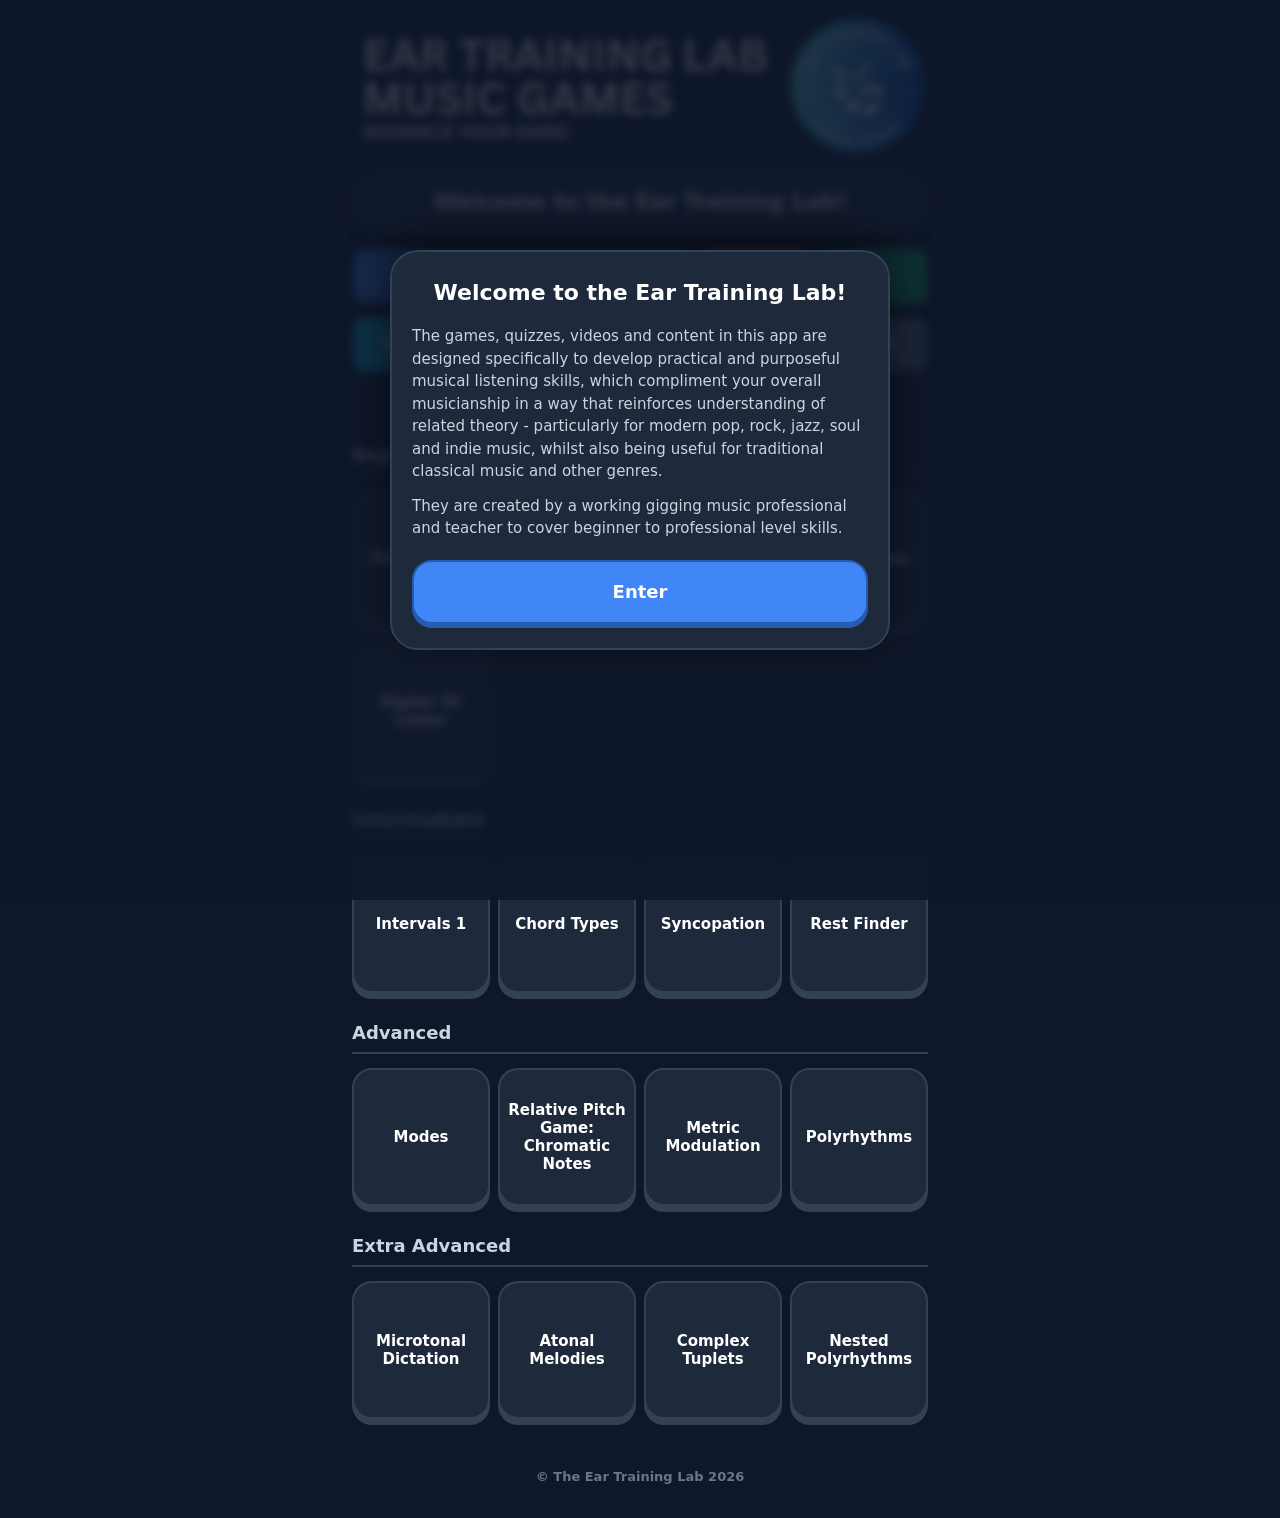
<file: index.html>
<!DOCTYPE html>
<html lang="en">
<head>
  <meta charset="utf-8"/>
  <meta name="viewport" content="width=device-width, initial-scale=1, maximum-scale=1, user-scalable=no"/>
  <meta name="theme-color" content="#0f172a" id="metaThemeColor"/>
  <title>The Ear Training Lab - Home</title>
  <link href="shared/global.css" rel="stylesheet"/>
</head>
<body>
  <div class="app">
    
    <header class="hero">
      <div class="app-titleWrap">
        <img alt="The Ear Training Lab" class="app-titleImg img-dark" src="images/hometitle.png" onerror="this.style.display='none'; document.getElementById('fallbackTitle').classList.remove('hidden');"/>
        <img alt="The Ear Training Lab" class="app-titleImg img-light" src="images/titlelight.png" onerror="this.style.display='none'; document.getElementById('fallbackTitle').classList.remove('hidden');"/>
        <h1 id="fallbackTitle" class="fallback-title hidden">The Ear Training Lab</h1>
      </div>
      
      <div class="welcome-panel">
        <h2 id="welcomeHeading" class="welcome-heading">Welcome to the Ear Training Lab!</h2>
      </div>
    </header>

    <div class="top-actions-row">
      <button id="progressBtn" class="btn primary action-btn progress-btn" type="button" onclick="window.location.href='progress/index.html'">
        Progress & Results!
      </button>
      <button id="settingsBtn" class="btn action-btn btn-orange icon-btn" aria-label="User and Settings" title="Settings">⚙️</button>
      <button id="aboutBtn" class="btn action-btn btn-teal icon-btn" aria-label="About" title="Info">ℹ️</button>
    </div>

    <nav class="nav-row" aria-label="Main Navigation">
      <button class="btn nav-btn tab-btn active" data-target="sec-games">Games</button>
      <button class="btn nav-btn tab-btn" data-target="sec-quizzes">Quizzes</button>
      <button class="btn nav-btn tab-btn" data-target="sec-videos">Videos</button>
      <button class="btn nav-btn tab-btn" data-target="sec-reading">Reading</button>
      <button class="btn nav-btn tab-btn" data-target="sec-tools">Tools</button>
    </nav>

    <main class="content-container">
      
      <section id="sec-games" class="content-section active">
        <div class="filter-bar">
          <button id="filterBtn" class="btn btn-glass-grey mini-btn" type="button">🔍 Filter</button>
          <button id="sortBtn" class="btn btn-glass-grey mini-btn" type="button">↕️ Sort</button>
        </div>

        <div class="tile-grid" id="gamesGrid">
          <a href="games/pitchmatch/pitchmatchindex.html" class="tile-btn game-tile" data-difficulty="1" data-type="pitch">Pitch Match</a>
          <a href="#" class="tile-btn game-tile" data-difficulty="1" data-type="rhythm">Rhythm Match 1</a>
          <a href="#" class="tile-btn game-tile" data-difficulty="2" data-type="pitch">Major/Minor</a>
          <a href="#" class="tile-btn game-tile" data-difficulty="3" data-type="rhythm">Beat Tapper</a>
          
          <a href="#" class="tile-btn game-tile" data-difficulty="4" data-type="pitch">Intervals 1</a>
          <a href="#" class="tile-btn game-tile" data-difficulty="5" data-type="pitch">Chord Types</a>
          <a href="#" class="tile-btn game-tile" data-difficulty="5" data-type="rhythm">Syncopation</a>
          <a href="#" class="tile-btn game-tile" data-difficulty="6" data-type="rhythm">Rest Finder</a>
          
          <a href="#" class="tile-btn game-tile" data-difficulty="7" data-type="pitch">Modes</a>
          <a href="games/higherOrLower/higherlowerindex.html" class="tile-btn game-tile" data-difficulty="3" data-type="pitch">Higher Or Lower</a>
          <a href="games/relativepitchchromatic/chromaticindex.html" class="tile-btn game-tile" data-difficulty="8" data-type="pitch">Relative Pitch Game: Chromatic Notes</a>
          <a href="#" class="tile-btn game-tile" data-difficulty="8" data-type="rhythm">Metric Modulation</a>
          <a href="#" class="tile-btn game-tile" data-difficulty="9" data-type="rhythm">Polyrhythms</a>
        
          <a href="#" class="tile-btn game-tile" data-difficulty="10" data-type="pitch">Microtonal Dictation</a>
          <a href="#" class="tile-btn game-tile" data-difficulty="10" data-type="pitch">Atonal Melodies</a>
          <a href="#" class="tile-btn game-tile" data-difficulty="10" data-type="rhythm">Complex Tuplets</a>
          <a href="#" class="tile-btn game-tile" data-difficulty="10" data-type="rhythm">Nested Polyrhythms</a>
        </div>
      </section>

      <section id="sec-quizzes" class="content-section hidden">
        <div class="tile-grid">
          <a href="#" class="tile-btn">Quiz 1: Basics</a>
          <a href="#" class="tile-btn">Quiz 2: Clefs</a>
          <a href="#" class="tile-btn">Quiz 3: Time</a>
          <a href="#" class="tile-btn">Quiz 4: Keys</a>
          <a href="#" class="tile-btn">Quiz 5: Scales</a>
          <a href="#" class="tile-btn">Quiz 6: Chords</a>
          <a href="#" class="tile-btn">Quiz 7: Melody</a>
          <a href="#" class="tile-btn">Quiz 8: Rhythm</a>
          <a href="#" class="tile-btn">Quiz 9: Final</a>
        </div>
      </section>

      <section id="sec-videos" class="content-section hidden">
        <div class="tile-grid">
          <a href="#" class="tile-btn">Vid: Pitch</a>
          <a href="#" class="tile-btn">Vid: Rhythm</a>
          <a href="#" class="tile-btn">Vid: Piano</a>
          <a href="#" class="tile-btn">Vid: Guitar</a>
          <a href="#" class="tile-btn">Vid: Vocals</a>
          <a href="#" class="tile-btn">Vid: Theory 1</a>
          <a href="#" class="tile-btn">Vid: Theory 2</a>
          <a href="#" class="tile-btn">Vid: Warmups</a>
          <a href="#" class="tile-btn">Vid: Practice</a>
        </div>
      </section>

      <section id="sec-reading" class="content-section hidden">
        <div class="tile-grid">
          <a href="#" class="tile-btn">Article 1</a>
          <a href="#" class="tile-btn">Article 2</a>
          <a href="#" class="tile-btn">Article 3</a>
          <a href="#" class="tile-btn">Article 4</a>
          <a href="#" class="tile-btn">Article 5</a>
          <a href="#" class="tile-btn">Article 6</a>
          <a href="#" class="tile-btn">Article 7</a>
          <a href="#" class="tile-btn">Article 8</a>
          <a href="#" class="tile-btn">Article 9</a>
        </div>
      </section>

      <section id="sec-tools" class="content-section hidden">
        <div class="tile-grid">
          <a href="#" class="tile-btn">Tool: Metronome</a>
          <a href="#" class="tile-btn">Tool: Tuner</a>
          <a href="#" class="tile-btn">Tool: Piano</a>
        </div>
      </section>
    </main>

    <footer class="app-footer">
      <p>&copy; The Ear Training Lab 2026</p>
    </footer>

    <div aria-labelledby="filterTitle" aria-modal="true" class="modal hidden" id="filterModal" role="dialog">
      <div class="modalCard modalCard-sm">
        <h2 class="modalTitle" id="filterTitle">Filter Games</h2>
        <div class="modalBody text-left">
          
          <div class="settings-group">
            <label class="settings-label">Difficulty</label>
            <div class="checkbox-row">
              <input type="checkbox" id="diff-beg" class="filter-diff" value="beginner" checked>
              <label for="diff-beg">Beginner (1-3)</label>
            </div>
            <div class="checkbox-row">
              <input type="checkbox" id="diff-int" class="filter-diff" value="intermediate" checked>
              <label for="diff-int">Intermediate (4-6)</label>
            </div>
            <div class="checkbox-row">
              <input type="checkbox" id="diff-adv" class="filter-diff" value="advanced" checked>
              <label for="diff-adv">Advanced (7-9)</label>
            </div>
            <div class="checkbox-row">
              <input type="checkbox" id="diff-extra" class="filter-diff" value="extra-advanced" checked>
              <label for="diff-extra">Extra Advanced (10)</label>
            </div>
          </div>

          <div class="settings-group">
            <label class="settings-label">Game Type</label>
            <div class="checkbox-row">
              <input type="checkbox" id="type-pitch" class="filter-type" value="pitch" checked>
              <label for="type-pitch">Pitch Games</label>
            </div>
            <div class="checkbox-row">
              <input type="checkbox" id="type-rhythm" class="filter-type" value="rhythm" checked>
              <label for="type-rhythm">Rhythm Games</label>
            </div>
          </div>

        </div>
        <div class="modalActions">
          <button class="btn btn-large primary btn-block" id="closeFilterBtn" type="button">Done</button>
        </div>
      </div>
    </div>

    <div aria-labelledby="sortTitle" aria-modal="true" class="modal hidden" id="sortModal" role="dialog">
      <div class="modalCard modalCard-sm">
        <h2 class="modalTitle" id="sortTitle">Sort Games</h2>
        <div class="modalBody text-left">
          
          <div class="settings-group">
            <div class="radio-row">
              <input type="radio" id="sort-diff-asc" name="sort-games" value="diff-asc" checked>
              <label for="sort-diff-asc">Difficulty: Beginner to Extra Advanced</label>
            </div>
            <div class="radio-row">
              <input type="radio" id="sort-diff-desc" name="sort-games" value="diff-desc">
              <label for="sort-diff-desc">Difficulty: Extra Advanced to Beginner</label>
            </div>
            <div class="radio-row" style="margin-top: 12px;">
              <input type="radio" id="sort-rhythm-first" name="sort-games" value="rhythm-first">
              <label for="sort-rhythm-first">Type: Rhythm Games First</label>
            </div>
            <div class="radio-row">
              <input type="radio" id="sort-pitch-first" name="sort-games" value="pitch-first">
              <label for="sort-pitch-first">Type: Pitch Games First</label>
            </div>
          </div>

        </div>
        <div class="modalActions">
          <button class="btn btn-large primary btn-block" id="closeSortBtn" type="button">Done</button>
        </div>
      </div>
    </div>

    <div aria-labelledby="welcomeTitle" aria-modal="true" class="modal hidden" id="welcomeModal" role="dialog">
      <div class="modalCard">
        <h2 class="modalTitle" id="welcomeTitle">Welcome to the Ear Training Lab!</h2>
        <div class="modalBody text-left">
          <p>The games, quizzes, videos and content in this app are designed specifically to develop practical and purposeful musical listening skills, which compliment your overall musicianship in a way that reinforces understanding of related theory - particularly for modern pop, rock, jazz, soul and indie music, whilst also being useful for traditional classical music and other genres.</p>
          <p>They are created by a working gigging music professional and teacher to cover beginner to professional level skills.</p>
        </div>
        <div class="modalActions">
          <button class="btn btn-large primary pulse btn-block" id="welcomeEnterBtn" type="button">Enter</button>
        </div>
      </div>
    </div>

    <div aria-labelledby="settingsTitle" aria-modal="true" class="modal hidden" id="settingsModal" role="dialog">
      <div class="modalCard">
        <h2 class="modalTitle" id="settingsTitle">User & Settings</h2>
        <div class="modalBody text-left">
          
          <div class="settings-group">
            <label for="userNameInput" class="settings-label">Player Name</label>
            <input type="text" id="userNameInput" class="text-input" placeholder="Enter your name to personalize the app" autocomplete="off" spellcheck="false"/>
          </div>

          <div class="settings-group">
            <label class="settings-label">Appearance</label>
            <button id="themeToggleBtn" class="btn btn-block" type="button">🌙 Switch to Light Mode</button>
          </div>

          <div class="settings-group" style="margin-top: 32px;">
            <button id="clearDataBtn" class="btn btn-block danger-btn" type="button">⚠️ Clear All Progress & Data</button>
          </div>

        </div>
        <div class="modalActions">
          <button class="btn btn-large primary btn-block" id="closeSettingsBtn" type="button">Done</button>
        </div>
      </div>
    </div>

    <div aria-labelledby="aboutTitle" aria-modal="true" class="modal hidden" id="aboutModal" role="dialog">
      <div class="modalCard">
        <h2 class="modalTitle" id="aboutTitle">About Ear Training</h2>
        <div class="modalBody text-left">
          <p>This section contains general information about ear training and methodology.</p>
          <p>Regular practice using these exercises will build a strong connection between your ear, your instrument, and music theory concepts.</p>
        </div>
        <div class="modalActions">
          <button class="btn btn-large primary btn-block" id="closeAboutBtn" type="button">Close</button>
        </div>
      </div>
    </div>

  </div>
  <script src="script.js"></script>
</body>
</html>
</file>
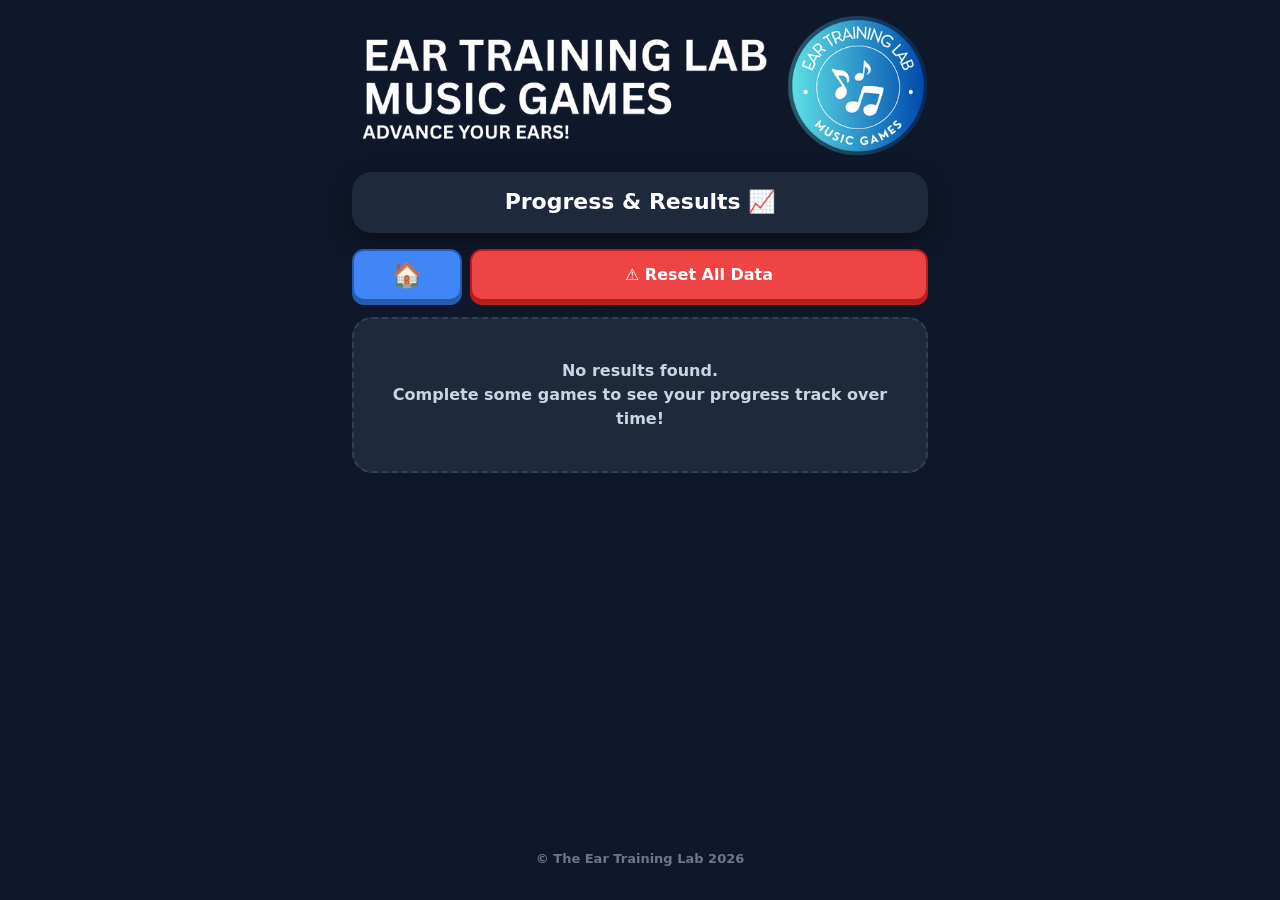
<file: progress/index.html>
<!DOCTYPE html>
<html lang="en">
<head>
  <meta charset="utf-8"/>
  <meta name="viewport" content="width=device-width, initial-scale=1, maximum-scale=1, user-scalable=no"/>
  <meta name="theme-color" content="#0f172a" id="metaThemeColor"/>
  <title>Progress & Results - The Ear Training Lab</title>
  
  <link href="../shared/global.css" rel="stylesheet"/>
  <link href="style.css" rel="stylesheet"/>
</head>
<body>
  <div class="app">
    
    <header class="hero">
      <div class="app-titleWrap">
        <img alt="The Ear Training Lab" class="app-titleImg img-dark" src="../images/hometitle.png" onerror="this.style.display='none'; document.getElementById('fallbackTitle').classList.remove('hidden');"/>
        <img alt="The Ear Training Lab" class="app-titleImg img-light" src="../images/titlelight.png" onerror="this.style.display='none'; document.getElementById('fallbackTitle').classList.remove('hidden');"/>
        <h1 id="fallbackTitle" class="fallback-title hidden">The Ear Training Lab</h1>
      </div>
      
      <div class="welcome-panel">
        <h2 class="welcome-heading">Progress & Results 📈</h2>
      </div>
    </header>

    <div class="top-actions-row">
      <button id="homeBtn" class="btn icon-btn primary" type="button" aria-label="Home" title="Home">🏠</button>
      <button id="resetDataBtn" class="btn danger-btn" type="button" style="flex: 1;">⚠️ Reset All Data</button>
    </div>

    <main class="content-container">
      
      <div id="overviewSection">
        <section id="statsSummary" class="stats-overview">
          <div class="stat-box">
            <div class="stat-val" id="statGamesPlayed">0</div>
            <div class="stat-label">Total Rounds</div>
          </div>
          <div class="stat-box">
            <div class="stat-val" id="statGlobalAccuracy">0%</div>
            <div class="stat-label">Avg. Accuracy</div>
          </div>
        </section>

        <div class="filter-bar" style="margin-bottom: 16px;">
          <button id="sortOverviewBtn" class="btn btn-glass-grey mini-btn" type="button">↕️ Sort Summaries</button>
        </div>

        <div id="overviewContainer" class="results-list">
          </div>
      </div>

      <div id="detailSection" class="hidden">
        <div class="detail-header">
          <button id="backToOverviewBtn" class="btn btn-glass-grey mini-btn">⬅ Back to Overview</button>
          <h2 id="detailGameTitle" class="detail-title">Game Name</h2>
        </div>

        <section class="stats-overview" style="margin-bottom: 16px;">
          <div class="stat-box">
            <div class="stat-val" id="detailAttempts">0</div>
            <div class="stat-label">Attempts</div>
          </div>
          <div class="stat-box">
            <div class="stat-val" id="detailBest">0%</div>
            <div class="stat-label">Best Score</div>
          </div>
          <div class="stat-box">
            <div class="stat-val" id="detailAvg">0%</div>
            <div class="stat-label">Average</div>
          </div>
        </section>

        <div class="chart-container">
          <div class="chart-title">Accuracy Over Time</div>
          <canvas id="progressChart"></canvas>
        </div>

        <div class="filter-bar" style="margin: 16px 0;">
          <button id="sortDetailBtn" class="btn btn-glass-grey mini-btn" type="button">↕️ Sort Attempts</button>
        </div>

        <div id="detailContainer" class="results-list">
          </div>
      </div>

      <div id="emptyState" class="hidden empty-state">
        <p>No results found.</p>
        <p>Complete some games to see your progress track over time!</p>
      </div>

    </main>

    <footer class="app-footer">
      <p>&copy; The Ear Training Lab 2026</p>
    </footer>

    <div aria-labelledby="sortOverviewTitle" aria-modal="true" class="modal hidden" id="sortOverviewModal" role="dialog">
      <div class="modalCard modalCard-sm">
        <h2 class="modalTitle" id="sortOverviewTitle">Sort Summaries</h2>
        <div class="modalBody text-left">
          <div class="settings-group">
            <div class="radio-row">
              <input type="radio" id="sort-overview-recent" name="sort-overview" value="recent" checked>
              <label for="sort-overview-recent">Most Recently Played</label>
            </div>
            <div class="radio-row">
              <input type="radio" id="sort-overview-played" name="sort-overview" value="played">
              <label for="sort-overview-played">Most Played (Attempts)</label>
            </div>
            <div class="radio-row">
              <input type="radio" id="sort-overview-acc" name="sort-overview" value="acc">
              <label for="sort-overview-acc">Highest Average Accuracy</label>
            </div>
          </div>
        </div>
        <div class="modalActions">
          <button class="btn btn-large primary btn-block" id="closeSortOverviewBtn" type="button">Apply Sort</button>
        </div>
      </div>
    </div>

    <div aria-labelledby="sortDetailTitle" aria-modal="true" class="modal hidden" id="sortDetailModal" role="dialog">
      <div class="modalCard modalCard-sm">
        <h2 class="modalTitle" id="sortDetailTitle">Sort Attempts</h2>
        <div class="modalBody text-left">
          <div class="settings-group">
            <div class="radio-row">
              <input type="radio" id="sort-date-desc" name="sort-detail" value="date-desc" checked>
              <label for="sort-date-desc">Date: Newest First</label>
            </div>
            <div class="radio-row">
              <input type="radio" id="sort-date-asc" name="sort-detail" value="date-asc">
              <label for="sort-date-asc">Date: Oldest First</label>
            </div>
            <div class="radio-row" style="margin-top: 12px;">
              <input type="radio" id="sort-acc-desc" name="sort-detail" value="acc-desc">
              <label for="sort-acc-desc">Accuracy: Highest to Lowest</label>
            </div>
            <div class="radio-row">
              <input type="radio" id="sort-acc-asc" name="sort-detail" value="acc-asc">
              <label for="sort-acc-asc">Accuracy: Lowest to Highest</label>
            </div>
          </div>
        </div>
        <div class="modalActions">
          <button class="btn btn-large primary btn-block" id="closeSortDetailBtn" type="button">Apply Sort</button>
        </div>
      </div>
    </div>

    <div aria-labelledby="resetTitle" aria-modal="true" class="modal hidden" id="resetModal" role="dialog">
      <div class="modalCard modalCard-sm">
        <h2 class="modalTitle" id="resetTitle" style="color: var(--danger);">Are you sure?</h2>
        <div class="modalBody">
          <p>All results data will be removed.</p>
          <p><strong>This cannot be undone.</strong></p>
        </div>
        <div class="modalActions">
          <button class="btn btn-large btn-glass-grey btn-block" id="cancelResetBtn" type="button">Back</button>
          <button class="btn btn-large danger-btn btn-block" id="confirmResetBtn" type="button">Continue and Reset</button>
        </div>
      </div>
    </div>

  </div>
  <script src="script.js"></script>
</body>
</html>
</file>
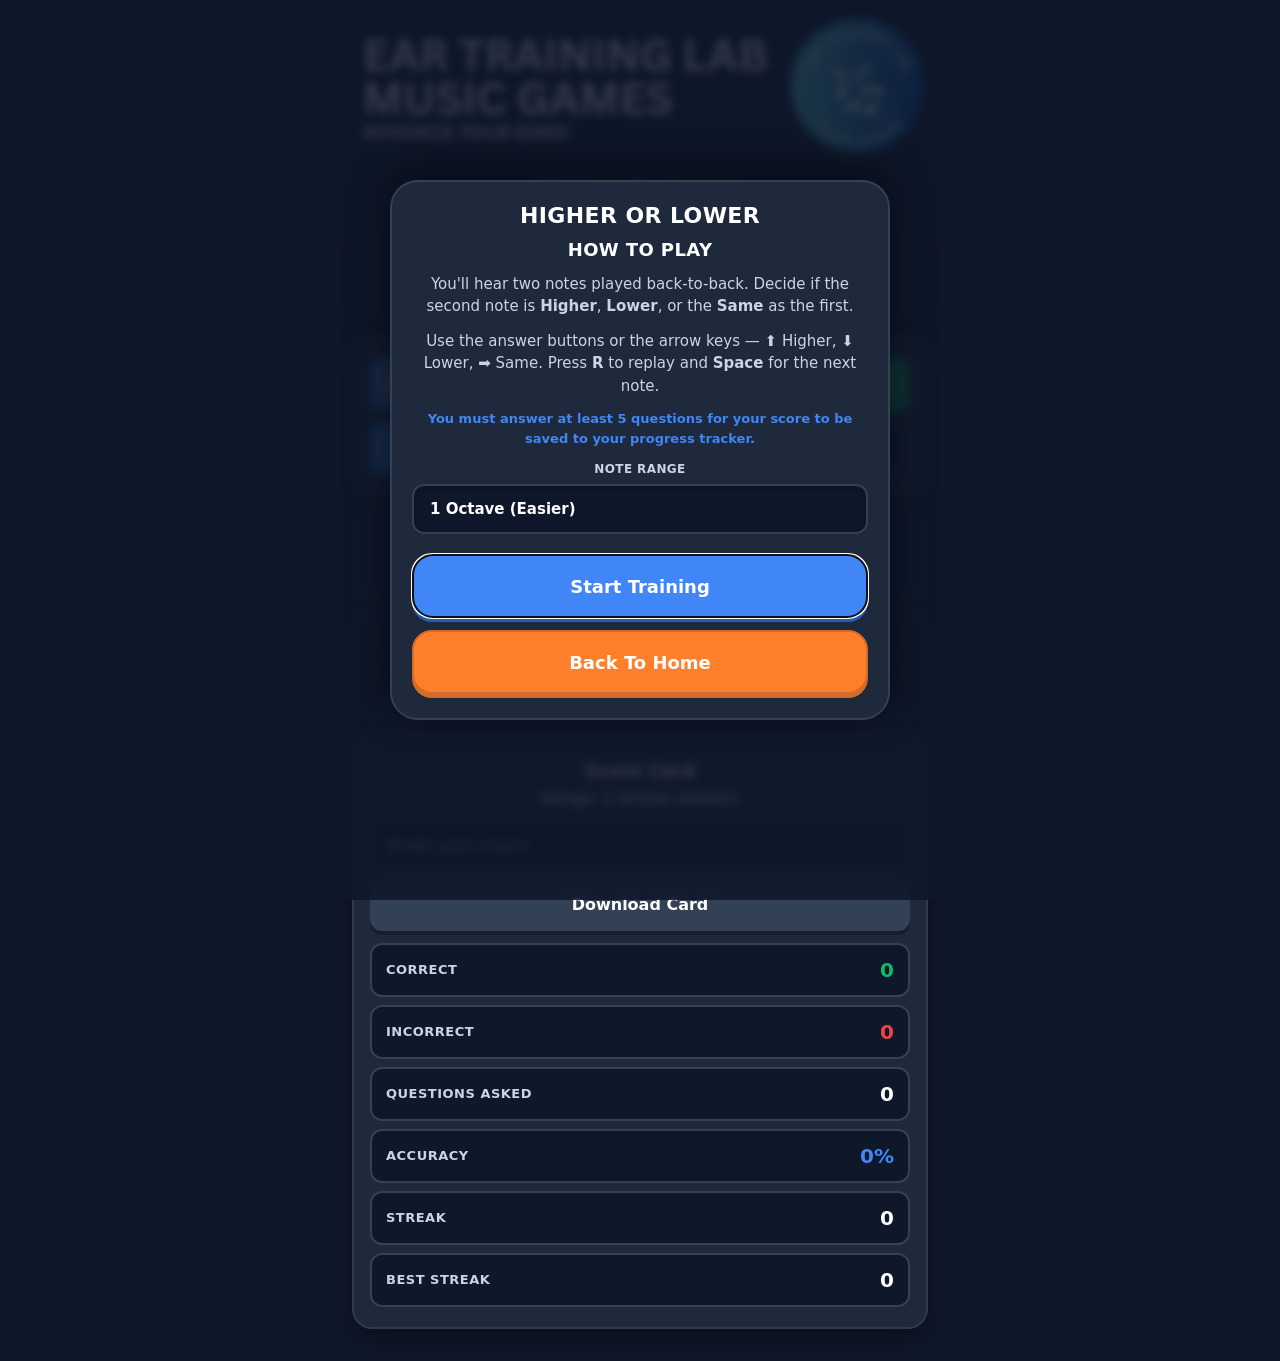
<file: games/higherOrLower/higherlowerindex.html>
<!DOCTYPE html>
<html lang="en">
  <head>
    <meta charset="utf-8"/>
    <meta name="viewport" content="width=device-width, initial-scale=1, maximum-scale=1, user-scalable=no"/>
    <meta name="theme-color" content="#0f172a"/>
    <title>Higher Or Lower - Ear Training Lab</title>
    <link href="../../shared/global.css" rel="stylesheet"/>
    <link href="higherlowerstyle.css" rel="stylesheet"/>
  </head>
<body>
  <div class="app">

    <!-- ── App Logo ── -->
    <header class="hero">
      <div aria-label="The Ear Training Lab" class="app-titleWrap" id="titleWrap">
        <img alt="The Ear Training Lab" class="app-titleImg img-dark" src="../../images/hometitle.png"
             onerror="this.style.display='none'; document.getElementById('fallbackTitle').classList.remove('hidden');"/>
        <img alt="The Ear Training Lab" class="app-titleImg img-light" src="../../images/titlelight.png"
             onerror="this.style.display='none'; document.getElementById('fallbackTitle').classList.remove('hidden');"/>
        <h1 id="fallbackTitle" class="fallback-title hidden">The Ear Training Lab</h1>
      </div>
    </header>

    <h2 class="gameMainTitle">Higher Or Lower</h2>

    <!-- ── Status ── -->
    <section aria-label="status" class="statusPanel">
      <div class="statusRow">
        <div class="statusText">
          <div class="phaseTitle" id="phaseTitle">Ready</div>
          <div aria-live="polite" class="feedbackLine" id="feedbackOut">Press <strong>Begin Game</strong> to start.</div>
        </div>
      </div>
    </section>

    <!-- ── Controls ── -->
    <section aria-label="gameplay controls" class="controlsPanel">
      <div class="actionsGrid">
        <button id="homeBtn"    class="btn icon-btn primary"        type="button" aria-label="Home"        title="Home">🏠</button>
        <button id="replayBtn"  class="btn btn-pink flex-text-btn"  type="button" disabled>🔄 Replay</button>
        <button id="settingsBtn" class="btn icon-btn btn-orange"    type="button" aria-label="Settings">⚙️</button>
        <button id="infoBtn"    class="btn icon-btn btn-teal"       type="button" aria-label="Information">ℹ️</button>
      </div>
      <div class="mainActionRow">
        <button class="btn primary pulse" id="beginBtn" type="button">Begin Game</button>
        <button disabled id="nextBtn" class="btn next-btn" type="button">Next ➔</button>
      </div>
    </section>

    <!-- ── Answer buttons ── -->
    <section aria-label="answers" class="answerPanel">
      <div class="holAnswerGrid">
        <button disabled id="lowerBtn"  class="btn answerBtn" type="button">
          <span class="answerIcon">⬇️</span>
          <span class="answerLabel">Lower</span>
        </button>
        <button disabled id="sameBtn"   class="btn answerBtn" type="button">
          <span class="answerIcon">➡️</span>
          <span class="answerLabel">Same</span>
        </button>
        <button disabled id="higherBtn" class="btn answerBtn" type="button">
          <span class="answerIcon">⬆️</span>
          <span class="answerLabel">Higher</span>
        </button>
      </div>
    </section>

    <!-- ── Mini keyboard ── -->
    <section aria-label="note visualisation" class="keyboardSection">
      <div class="miniLegend hidden" id="miniLegend" aria-hidden="true">
        <span><span class="legendDot legendFirst"></span>First note</span>
        <span><span class="legendDot legendSecond"></span>Second note</span>
      </div>
      <div id="miniMount" class="mount miniMount"></div>
    </section>

    <!-- ── Score card ── -->
    <section aria-label="score" class="analysis">
      <div class="analysisGrid">
        <div class="analysisCard scoreCardNarrow">
          <div class="analysisLabel">Score Card</div>
          <div class="scoreMeta" id="scoreMeta">Range: —</div>
          <div class="scoreActions">
            <input id="playerNameInput" type="text" inputmode="text" autocomplete="name" maxlength="32" placeholder="Enter your name"/>
            <button class="btn default-btn btn-block" id="downloadScorecardBtn" type="button">Download Card</button>
          </div>
          <div class="scoreGrid scoreGridVertical">
            <div class="scoreItem"><span class="scoreK">Correct</span>        <span class="scoreV text-correct"   id="correctOut">0</span></div>
            <div class="scoreItem"><span class="scoreK">Incorrect</span>       <span class="scoreV text-incorrect" id="incorrectOut">0</span></div>
            <div class="scoreItem"><span class="scoreK">Questions Asked</span> <span class="scoreV"               id="totalOut">0</span></div>
            <div class="scoreItem"><span class="scoreK">Accuracy</span>        <span class="scoreV text-accent"   id="accuracyOut">0.0%</span></div>
            <div class="scoreItem"><span class="scoreK">Streak</span>          <span class="scoreV"               id="streakOut">0</span></div>
            <div class="scoreItem"><span class="scoreK">Best Streak</span>     <span class="scoreV"               id="bestStreakOut">0</span></div>
          </div>
        </div>
      </div>
    </section>

    <!-- ══════════════ MODALS ══════════════ -->

    <!-- Intro -->
    <div aria-labelledby="introTitle" aria-modal="true" class="modal" id="introModal" role="dialog">
      <div class="modalCard">
        <h2 class="modalGameTitle">Higher Or Lower</h2>
        <h2 class="modalGameSubtitle" id="introTitle">How to Play</h2>
        <div class="modalBody">
          <p>You'll hear two notes played back-to-back. Decide if the second note is <strong>Higher</strong>, <strong>Lower</strong>, or the <strong>Same</strong> as the first.</p>
          <p>Use the answer buttons or the arrow keys — ⬆️ Higher, ⬇️ Lower, ➡️ Same. Press <strong>R</strong> to replay and <strong>Space</strong> for the next note.</p>
          <p class="settingsHint">You must answer at least 5 questions for your score to be saved to your progress tracker.</p>
          <div class="settingsGrid">
            <div class="inlineControl">
              <label class="settingsLabel" for="introRangeSelect">Note Range</label>
              <select class="compactSelect" id="introRangeSelect">
                <option value="easy-1oct">1 Octave (Easier)</option>
                <option value="expert-4oct">4 Octaves (Harder)</option>
              </select>
            </div>
          </div>
        </div>
        <div class="modalActions">
          <button class="btn btn-large primary pulse btn-block" id="introBeginBtn" type="button">Start Training</button>
          <button class="btn btn-large btn-orange btn-block"   id="introHomeBtn"  type="button">Back To Home</button>
        </div>
      </div>
    </div>

    <!-- Settings -->
    <div aria-labelledby="settingsTitle" aria-modal="true" class="modal hidden" id="settingsModal" role="dialog">
      <div class="modalCard">
        <h2 class="modalTitle" id="settingsTitle">Settings ⚙️</h2>
        <div class="modalBody text-left">
          <p class="settingsHint">Applying new settings will restart the game and reset your score!</p>
          <div class="settingsGrid">
            <div class="inlineControl">
              <label class="settingsLabel" for="settingsRangeSelect">Note Range</label>
              <select class="compactSelect" id="settingsRangeSelect">
                <option value="easy-1oct">1 Octave (Easier)</option>
                <option value="expert-4oct">4 Octaves (Harder)</option>
              </select>
            </div>
          </div>
        </div>
        <div class="modalActions">
          <button class="btn btn-large primary btn-block"     id="settingsRestartBtn" type="button">Apply &amp; Restart</button>
          <button class="btn btn-large secondary-btn btn-block" id="settingsCancelBtn" type="button">Cancel</button>
        </div>
      </div>
    </div>

    <!-- Score / Round Complete -->
    <div aria-labelledby="scoreModalTitle" aria-modal="true" class="modal hidden" id="scoreModal" role="dialog">
      <div class="modalCard">
        <h2 class="modalTitle" id="scoreModalTitle">Round Complete!</h2>
        <div class="modalBody">
          <div class="analysisCard scoreCardNarrow inside-modal">
            <div class="scoreMeta" id="modalScoreMeta">Range: —</div>
            <div class="scoreActions">
              <input id="modalPlayerNameInput" type="text" inputmode="text" autocomplete="name" maxlength="32" placeholder="Enter your name"/>
              <button class="btn default-btn btn-block" id="modalDownloadScorecardBtn" type="button">Save Image</button>
            </div>
            <div class="scoreGrid scoreGridVertical">
              <div class="scoreItem"><span class="scoreK">Correct</span>    <span class="scoreV text-correct"   id="modalCorrectOut">0</span></div>
              <div class="scoreItem"><span class="scoreK">Incorrect</span>   <span class="scoreV text-incorrect" id="modalIncorrectOut">0</span></div>
              <div class="scoreItem"><span class="scoreK">Total</span>       <span class="scoreV"               id="modalTotalOut">0</span></div>
              <div class="scoreItem"><span class="scoreK">Accuracy</span>    <span class="scoreV text-accent"   id="modalAccuracyOut">0.0%</span></div>
              <div class="scoreItem"><span class="scoreK">Best Streak</span> <span class="scoreV"               id="modalBestStreakOut">0</span></div>
            </div>
          </div>
        </div>
        <div class="modalActions">
          <button class="btn btn-large primary pulse btn-block" id="scoreModalContinueBtn" type="button">Continue</button>
        </div>
      </div>
    </div>

    <!-- Info -->
    <div aria-labelledby="infoTitle" aria-modal="true" class="modal hidden" id="infoModal" role="dialog">
      <div class="modalCard">
        <h2 class="modalTitle" id="infoTitle">How To Play</h2>
        <div class="modalBody text-left">
          <p>You'll hear two notes played back-to-back. Decide if the second note is <strong>Higher</strong>, <strong>Lower</strong>, or the <strong>Same</strong> as the first. This trains the core skill of relative pitch — comparing two notes and detecting the direction of movement.</p>
          <p>Use the answer buttons or the arrow keys: ⬆️ Higher, ⬇️ Lower, ➡️ Same. Press <strong>R</strong> to replay the notes and <strong>Space / Enter</strong> to advance to the next note.</p>
          <p>Change the note range at any time via <strong>Settings ⚙️</strong>. A wider range makes the game harder. Scores with 5+ answers are automatically saved to your Progress Tracker.</p>
        </div>
        <div class="modalActions">
          <button class="btn btn-large primary btn-block" id="infoClose" type="button">Close</button>
        </div>
      </div>
    </div>

    <!-- Leave game confirmation -->
    <div aria-labelledby="leaveTitle" aria-modal="true" class="modal hidden" id="leaveModal" role="dialog">
      <div class="modalCard modalCard-sm">
        <h2 class="modalTitle" id="leaveTitle" style="color: var(--danger);">Leave Game?</h2>
        <div class="modalBody text-left">
          <p>Returning home will end your current game.</p>
          <p style="margin-top: 8px;">Would you like to save your score first (requires 5+ answers), or discard your progress?</p>
        </div>
        <div class="modalActions" style="margin-top: 16px;">
          <button class="btn btn-large primary btn-block"      id="leaveSaveBtn"    type="button">End Game &amp; Save</button>
          <button class="btn btn-large danger-btn btn-block"   id="leaveDiscardBtn" type="button">Discard &amp; Leave</button>
          <button class="btn btn-large secondary-btn btn-block" id="leaveCancelBtn"  type="button">Cancel</button>
        </div>
      </div>
    </div>

    <script src="higherlowerscript.js"></script>
  </div>
</body>
</html>
</file>
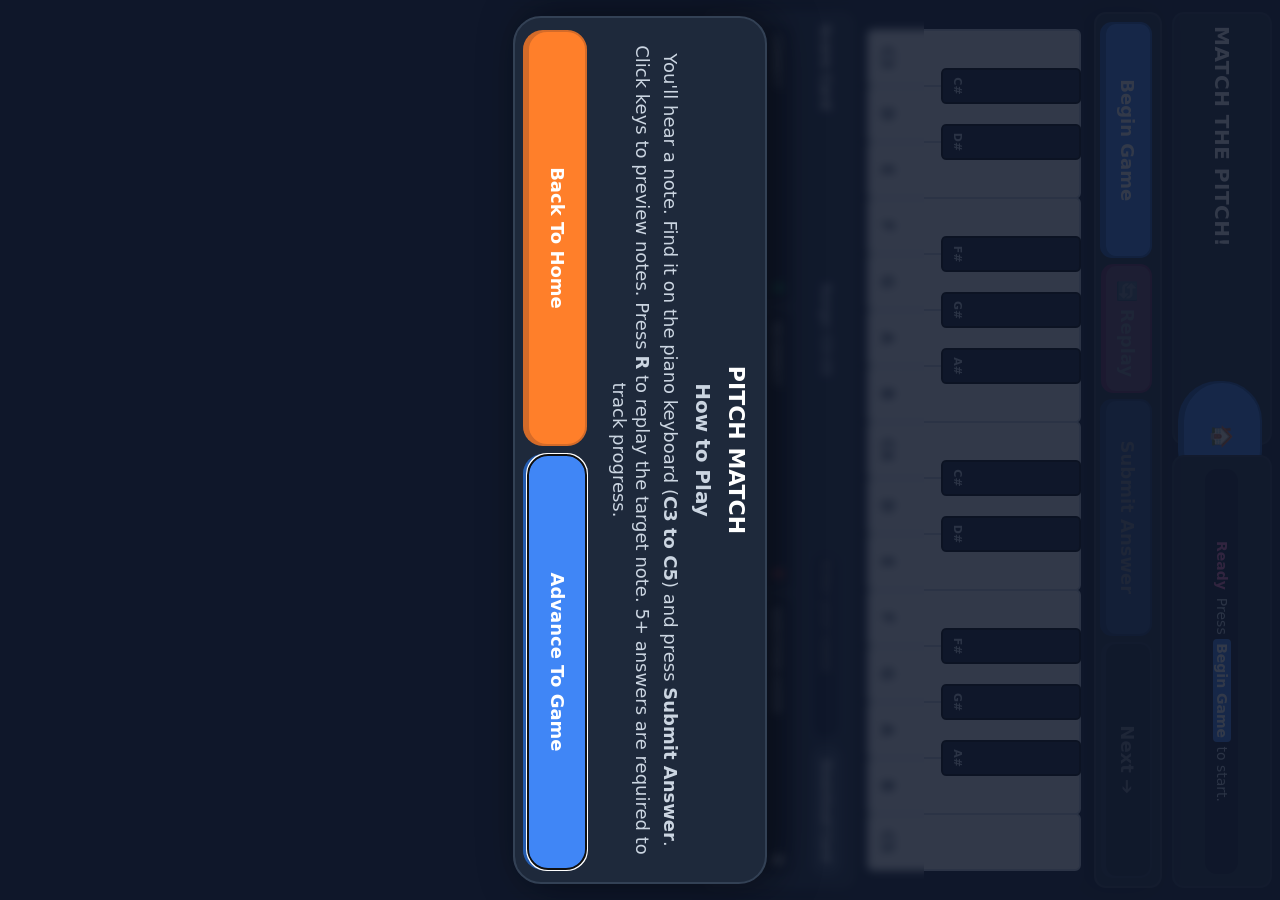
<file: games/pitchmatch/pitchmatchindex.html>
<!DOCTYPE html>
<html lang="en">
  <head>
    <meta charset="utf-8"/>
    <meta name="viewport" content="width=device-width, initial-scale=1, maximum-scale=1, user-scalable=no"/>
    <meta name="theme-color" content="#0f172a"/>
    <title>Pitch Match - Ear Training Lab</title>
    <link href="../../shared/global.css" rel="stylesheet"/>
    <link href="pitchmatchstyle.css" rel="stylesheet"/>
  </head>
<body>
  <div class="app">

    <div class="pm-status-split-container">
      
      <div class="status-card-left">
        <h2 class="gameMainTitle">Match The Pitch!</h2>
        <div class="status-nav-inline">
          <button id="homeBtn" class="btn icon-btn primary" type="button" aria-label="Home" title="Home">🏠</button>
          <button id="infoBtn" class="btn icon-btn btn-teal" type="button" aria-label="Information">ℹ️</button>
        </div>
      </div>

      <div class="status-card-right">
        <div class="statusText">
          <span class="phaseTitle" id="phaseTitle">Ready:</span>
          <span aria-live="polite" class="feedbackLine" id="feedbackOut">Press <strong>Begin Game</strong> to start.</span>
        </div>
      </div>
      
    </div>

    <section aria-label="gameplay controls" class="unified-controls-panel">
      <div class="control-row">
        <div class="action-group">
          <button class="btn primary pulse" id="beginBtn"           type="button">Begin Game</button>
          <button id="replayBtn" class="btn btn-pink"               type="button" disabled>🔄 Replay</button>
          <button class="btn primary" id="submitBtn" disabled       type="button">Submit Answer</button>
          <button disabled id="nextBtn" class="btn next-btn"        type="button">Next ➔</button>
        </div>
      </div>
    </section>

    <section class="game-keyboard-section" id="rightPanel">
      <div class="keyboardMount" id="keyboardMount"></div>
    </section>

    <section aria-label="score" class="analysis unified-score-section">
      <div class="analysisCard wideScoreCard">
        <div class="scorecard-header-row">
          <div class="analysisLabel">Score Card</div>
          <div class="scoreMeta" id="scoreMeta">Range: C3–C5</div>
          <div class="scorecard-inputs">
            <input id="playerNameInput" type="text" inputmode="text" autocomplete="name" maxlength="32" placeholder="Enter your name"/>
            <button class="btn default-btn" id="downloadScorecardBtn" type="button">Download Card</button>
          </div>
        </div>
        
        <div class="scoreGrid scoreGridHorizontal">
          <div class="scoreItem"><span class="scoreK">Correct</span>        <span class="scoreV text-correct"   id="correctOut">0</span></div>
          <div class="scoreItem"><span class="scoreK">Incorrect</span>       <span class="scoreV text-incorrect" id="incorrectOut">0</span></div>
          <div class="scoreItem"><span class="scoreK">Questions Asked</span> <span class="scoreV"               id="totalOut">0</span></div>
          <div class="scoreItem"><span class="scoreK">Accuracy</span>        <span class="scoreV text-accent"   id="accuracyOut">0.0%</span></div>
          <div class="scoreItem"><span class="scoreK">Streak</span>          <span class="scoreV"               id="streakOut">0</span></div>
          <div class="scoreItem"><span class="scoreK">Best Streak</span>     <span class="scoreV"               id="bestStreakOut">0</span></div>
        </div>
      </div>
    </section>

    <div aria-labelledby="introTitle" aria-modal="true" class="modal" id="introModal" role="dialog">
      <div class="modalCard introModalCard">
        <h2 class="modalGameTitle">Pitch Match</h2>
        <h2 class="modalGameSubtitle" id="introTitle">How to Play</h2>
        <div class="modalBody">
          <p>You'll hear a note. Find it on the piano keyboard (<strong>C3 to C5</strong>) and press <strong>Submit Answer</strong>.</p>
          <p>Click keys to preview notes. Press <strong>R</strong> to replay the target note. 5+ answers are required to track progress.</p>
        </div>
        <div class="modalActions side-by-side-actions">
          <button class="btn btn-large btn-orange"   id="introHomeBtn"  type="button">Back To Home</button>
          <button class="btn btn-large primary pulse" id="introBeginBtn" type="button">Advance To Game</button>
        </div>
      </div>
    </div>

    <div aria-labelledby="scoreModalTitle" aria-modal="true" class="modal hidden" id="scoreModal" role="dialog">
      <div class="modalCard">
        <h2 class="modalTitle" id="scoreModalTitle">Round Complete!</h2>
        <div class="modalBody">
          <div class="analysisCard scoreCardNarrow inside-modal">
            <div class="scoreMeta" id="modalScoreMeta">Range: C3–C5</div>
            <div class="scoreActions">
              <input id="modalPlayerNameInput" type="text" inputmode="text" autocomplete="name" maxlength="32" placeholder="Enter your name"/>
              <button class="btn default-btn btn-block" id="modalDownloadScorecardBtn" type="button">Save Image</button>
            </div>
            <div class="scoreGrid scoreGridVertical">
              <div class="scoreItem"><span class="scoreK">Correct</span>        <span class="scoreV text-correct"   id="modalCorrectOut">0</span></div>
              <div class="scoreItem"><span class="scoreK">Incorrect</span>       <span class="scoreV text-incorrect" id="modalIncorrectOut">0</span></div>
              <div class="scoreItem"><span class="scoreK">Total</span>           <span class="scoreV"               id="modalTotalOut">0</span></div>
              <div class="scoreItem"><span class="scoreK">Accuracy</span>        <span class="scoreV text-accent"   id="modalAccuracyOut">0.0%</span></div>
              <div class="scoreItem"><span class="scoreK">Best Streak</span>     <span class="scoreV"               id="modalBestStreakOut">0</span></div>
            </div>
          </div>
        </div>
        <div class="modalActions">
          <button class="btn btn-large primary pulse btn-block" id="scoreModalContinueBtn" type="button">Continue</button>
        </div>
      </div>
    </div>

    <div aria-labelledby="infoTitle" aria-modal="true" class="modal hidden" id="infoModal" role="dialog">
      <div class="modalCard">
        <h2 class="modalTitle" id="infoTitle">How To Play</h2>
        <div class="modalBody text-left">
          <p>You'll hear a single note. Find it on the piano keyboard (C3 to C5) and press <strong>Submit Answer</strong> to lock in your guess.</p>
          <p>The full range is always visible — click any key to select it and hear a preview. The selected key will highlight blue. Submit when you're confident.</p>
          <p>Press <strong>R</strong> to replay the target note at any time. <strong>Space / Enter</strong> submits your answer or advances to the next question. Scores with 5+ answers are automatically saved to your Progress Tracker.</p>
        </div>
        <div class="modalActions">
          <button class="btn btn-large primary btn-block" id="infoClose" type="button">Close</button>
        </div>
      </div>
    </div>

    <div aria-labelledby="leaveTitle" aria-modal="true" class="modal hidden" id="leaveModal" role="dialog">
      <div class="modalCard modalCard-sm">
        <h2 class="modalTitle" id="leaveTitle" style="color: var(--danger);">Leave Game?</h2>
        <div class="modalBody text-left">
          <p>Returning home will end your current game.</p>
          <p style="margin-top: 8px;">Would you like to save your score first (requires 5+ answers), or discard your progress?</p>
        </div>
        <div class="modalActions" style="margin-top: 16px;">
          <button class="btn btn-large primary btn-block"       id="leaveSaveBtn"    type="button">End Game &amp; Save</button>
          <button class="btn btn-large danger-btn btn-block"    id="leaveDiscardBtn" type="button">Discard &amp; Leave</button>
          <button class="btn btn-large secondary-btn btn-block" id="leaveCancelBtn"  type="button">Cancel</button>
        </div>
      </div>
    </div>

    <script src="pitchmatchscript.js"></script>
  </div>
</body>
</html>
</file>
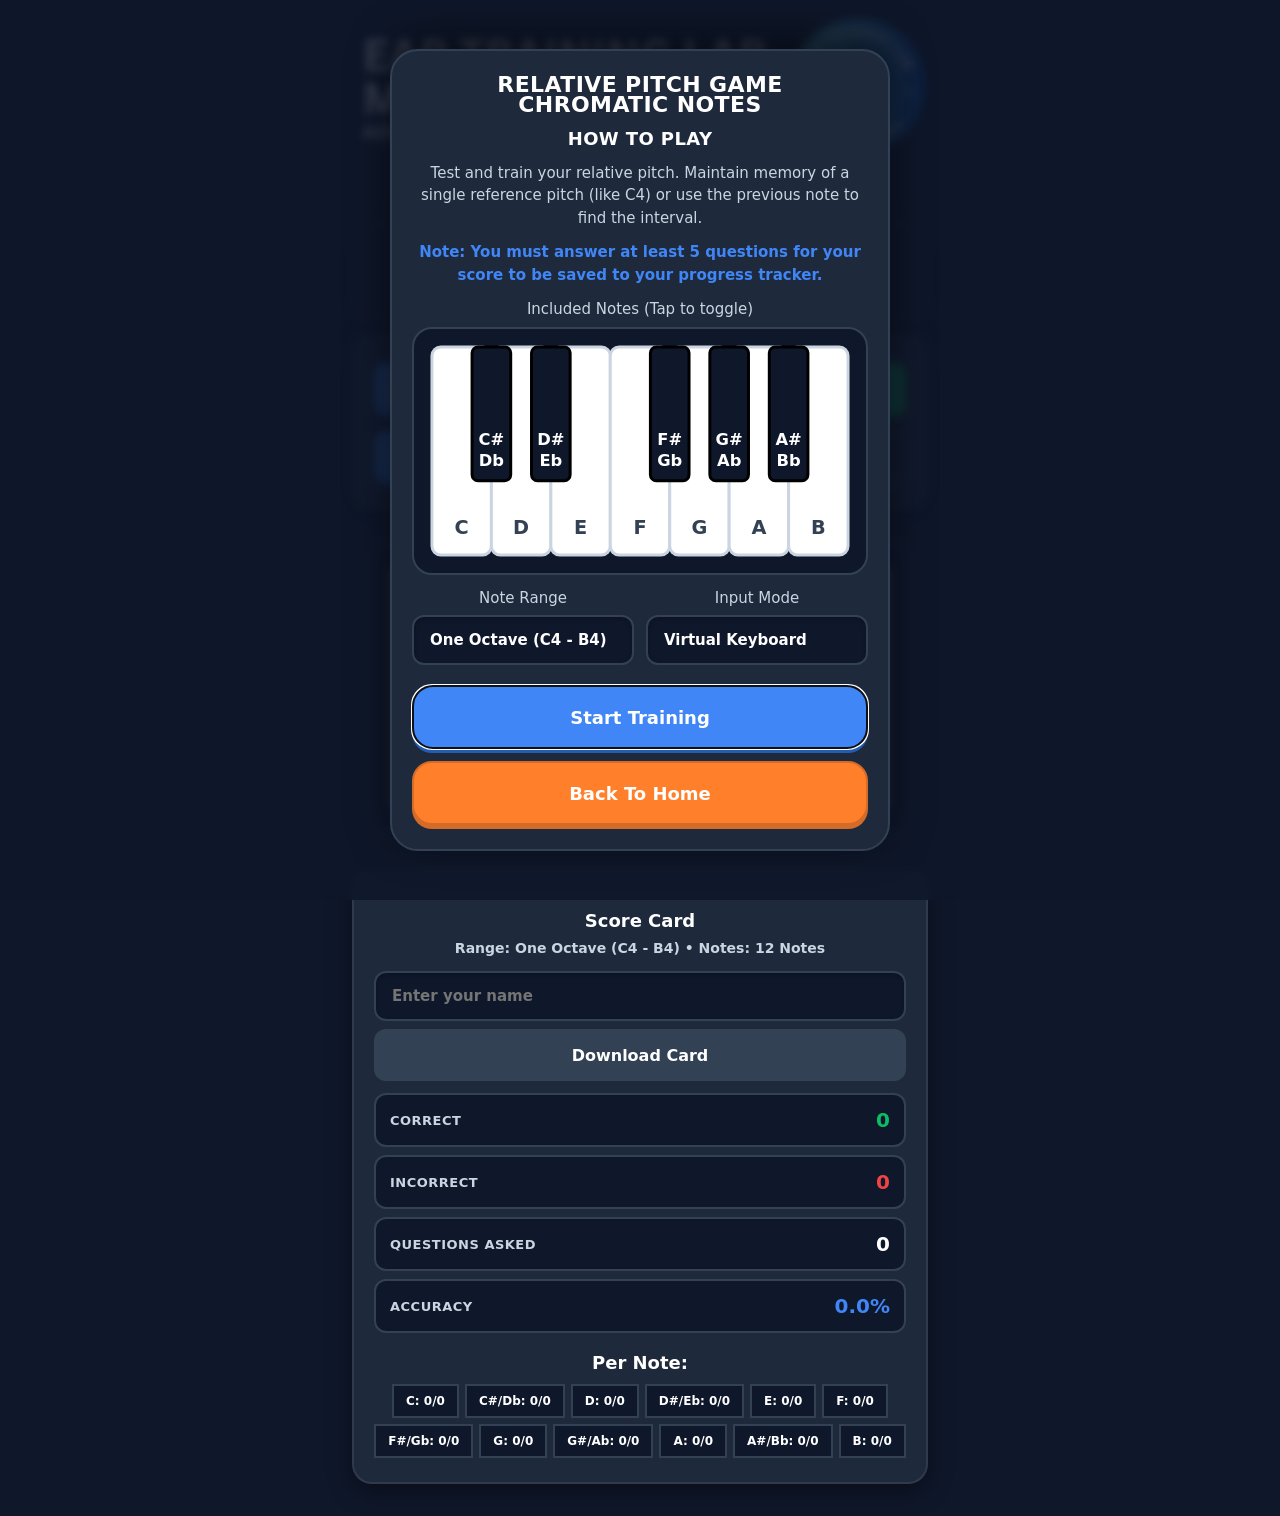
<file: games/relativepitchchromatic/chromaticindex.html>
<!DOCTYPE html>
<html lang="en">
  <head>
    <meta charset="utf-8"/>
    <meta name="viewport" content="width=device-width, initial-scale=1, maximum-scale=1, user-scalable=no"/>
    <meta name="theme-color" content="#0f172a"/>
    <title>Identifying Chromatic Notes - Ear Training Lab</title>
    
    <link href="../../shared/global.css" rel="stylesheet"/>
    <link href="chromaticstyle.css" rel="stylesheet"/>
  </head>
<body>
  <div class="app">
    <header class="hero">
      <div aria-label="The Ear Training Lab" class="app-titleWrap" id="titleWrap">
        <img alt="The Ear Training Lab" class="app-titleImg img-dark" src="../../images/hometitle.png" onerror="this.style.display='none'; document.getElementById('fallbackTitle').classList.remove('hidden');"/>
        <img alt="The Ear Training Lab" class="app-titleImg img-light" src="../../images/titlelight.png" onerror="this.style.display='none'; document.getElementById('fallbackTitle').classList.remove('hidden');"/>
        <h1 id="fallbackTitle" class="fallback-title hidden">The Ear Training Lab</h1>
      </div>
    </header>

    <h2 class="gameMainTitle">Relative Pitch Game - Chromatic Notes</h2>

    <section aria-label="status" class="statusPanel">
      <div class="statusRow">
        <div class="statusText">
          <div class="phaseTitle" id="phaseTitle">Ready</div>
          <div aria-live="polite" class="feedbackLine" id="feedbackOut">Press <strong>Begin Game</strong> to start.</div>
        </div>
      </div>
    </section>

    <section aria-label="gameplay controls" class="controlsPanel">
      <div class="actionsGrid">
        <button id="homeBtn" class="btn icon-btn primary" type="button" aria-label="Home" title="Home">🏠</button>        <button disabled="" id="refTonicBtn" class="btn btn-purple flex-text-btn" type="button">🎵 C4 Ref</button>
        <button disabled="" id="replayBtn" class="btn btn-pink flex-text-btn" type="button">🔄 Replay</button>
        <button id="settingsBtn" class="btn icon-btn btn-orange" type="button" aria-label="Settings">⚙️</button>
        <button id="infoBtn" class="btn icon-btn btn-teal" type="button" aria-label="Information">ℹ️</button>
      </div>
      
      <div class="mainActionRow">
        <button class="btn primary pulse" id="beginBtn" type="button">Begin Game</button>
        <button disabled="" id="nextBtn" class="btn next-btn" type="button">Next Note ➔</button>
      </div>
    </section>

    <section aria-label="answers" class="answerPanel">
      <div aria-label="note answers" class="answerGrid" id="answerButtons"></div>
      <div aria-label="virtual keyboard answers" class="answerKeyboard hidden" id="answerKeyboard"></div>
    </section>

    <section aria-label="score" class="analysis">
      <div class="analysisGrid">
        <div class="analysisCard scoreCardNarrow">
          <div class="analysisLabel">Score Card</div>
          <div class="scoreMeta" id="scoreMeta">Range: — • Notes: —</div>

          <div class="scoreActions">
            <input id="playerNameInput" type="text" inputmode="text" autocomplete="name" maxlength="32" placeholder="Enter your name" />
            <button class="btn default-btn" id="downloadScorecardBtn" type="button">Download Card</button>
          </div>

          <div class="scoreGrid scoreGridVertical">
            <div class="scoreItem"><span class="scoreK">Correct</span><span class="scoreV text-correct" id="correctOut">0</span></div>
            <div class="scoreItem"><span class="scoreK">Incorrect</span><span class="scoreV text-incorrect" id="incorrectOut">0</span></div>
            <div class="scoreItem"><span class="scoreK">Questions Asked</span><span class="scoreV" id="totalOut">0</span></div>
            <div class="scoreItem"><span class="scoreK">Accuracy</span><span class="scoreV text-accent" id="accuracyOut">0.0%</span></div>
          </div>

          <div class="analysisLabel" style="margin-top: 16px;">Per Note:</div>
          <div class="perNoteGrid" id="perNoteOut"></div>
        </div>
      </div>
    </section>

    <div aria-labelledby="introTitle" aria-modal="true" class="modal" id="introModal" role="dialog">
      <div class="modalCard">
        <h2 class="modalGameTitle">Relative Pitch Game <br> Chromatic Notes</h2>
        <h2 class="modalGameSubtitle" id="introTitle">How to Play</h2>
        <div class="modalBody">
          <p>Test and train your relative pitch. Maintain memory of a single reference pitch (like C4) or use the previous note to find the interval.</p>
          <p class="settingsHint" style="margin-top: 8px; font-weight: 700; color: var(--accent);">Note: You must answer at least 5 questions for your score to be saved to your progress tracker.</p>
          <div class="settingsGrid">
            <div class="inlineControl">
              <label class="settingsLabel">Included Notes (Tap to toggle)</label>
              <div id="introNotesKeyboard" class="selectorKeyboard"></div>
            </div>
            
            <div class="selectsRow">
              <div class="inlineControl">
                <label class="settingsLabel" for="introRangeSelect">Note Range</label>
                <select class="compactSelect" id="introRangeSelect"></select>
              </div>
              <div class="inlineControl">
                <label class="settingsLabel" for="introInputSelect">Input Mode</label>
                <select class="compactSelect" id="introInputSelect"></select>
              </div>
            </div>
            
          </div>
        </div>
        <div class="modalActions">
          <button class="btn primary pulse" id="introBeginBtnTop" type="button" style="display:none;">Continue</button>
          <button class="btn btn-large primary pulse btn-block" id="introBeginBtn" type="button">Start Training</button>
          <button class="btn btn-large btn-orange btn-block" id="introHomeBtn" type="button">Back To Home</button>
        </div>
      </div>
    </div>

    <div aria-labelledby="settingsTitle" aria-modal="true" class="modal hidden" id="settingsModal" role="dialog">
      <div class="modalCard">
        <h2 class="modalTitle" id="settingsTitle">Settings ⚙️</h2>
        <div class="modalBody">
          <p class="settingsHint">Applying new settings will restart the game and reset your score!</p>
          <div class="settingsGrid">
            <div class="inlineControl">
              <label class="settingsLabel">Included Notes (Tap to toggle)</label>
              <div id="settingsNotesKeyboard" class="selectorKeyboard"></div>
            </div>
            
            <div class="selectsRow">
              <div class="inlineControl">
                <label class="settingsLabel" for="settingsRangeSelect">Note Range</label>
                <select class="compactSelect" id="settingsRangeSelect"></select>
              </div>
              <div class="inlineControl">
                <label class="settingsLabel" for="settingsInputSelect">Input Mode</label>
                <select class="compactSelect" id="settingsInputSelect"></select>
              </div>
            </div>

          </div>
        </div>
        <div class="modalActions">
          <button class="btn btn-large primary btn-block" id="settingsRestartBtn" type="button">Apply & Restart</button>
          <button class="btn btn-large secondary-btn btn-block" id="settingsCancelBtn" type="button">Cancel</button>
        </div>
      </div>
    </div>

    <div aria-labelledby="scoreModalTitle" aria-modal="true" class="modal hidden" id="scoreModal" role="dialog">
      <div class="modalCard">
        <h2 class="modalTitle" id="scoreModalTitle">Round Complete!</h2>
        <div class="modalBody">
          <div class="analysisCard scoreCardNarrow inside-modal">
            <div class="scoreMeta" id="modalScoreMeta">Range: — • Notes: —</div>
            <div class="scoreActions">
              <input id="modalPlayerNameInput" type="text" inputmode="text" autocomplete="name" maxlength="32" placeholder="Enter your name" />
              <button class="btn default-btn btn-block" id="modalDownloadScorecardBtn" type="button">Save Image</button>
            </div>
            <div class="scoreGrid scoreGridVertical">
              <div class="scoreItem"><span class="scoreK">Correct</span><span class="scoreV text-correct" id="modalCorrectOut">0</span></div>
              <div class="scoreItem"><span class="scoreK">Incorrect</span><span class="scoreV text-incorrect" id="modalIncorrectOut">0</span></div>
              <div class="scoreItem"><span class="scoreK">Total</span><span class="scoreV" id="modalTotalOut">0</span></div>
              <div class="scoreItem"><span class="scoreK">Accuracy</span><span class="scoreV text-accent" id="modalAccuracyOut">0.0%</span></div>
            </div>
            <div class="analysisLabel" style="margin-top: 12px;">Per Note:</div>
            <div class="perNoteGrid" id="modalPerNoteOut"></div>
          </div>
        </div>
        <div class="modalActions">
          <button class="btn btn-large primary pulse btn-block" id="scoreModalContinueBtn" type="button">Continue</button>
        </div>
      </div>
    </div>

    <div aria-labelledby="infoTitle" aria-modal="true" class="modal hidden" id="infoModal" role="dialog">
      <div class="modalCard">
        <h2 class="modalTitle" id="infoTitle">Information</h2>
        <div class="modalBody text-left" id="infoBody">
          <p>You’ll hear a random chromatic note from within your chosen range. Identify the note using the answer buttons or the virtual keyboard.</p>
          <p>Use <strong>Replay Note</strong> or <strong>'R'</strong> to hear the note again, and <strong>Next</strong> or <strong>Space</strong> for the next note. Use the <strong>C4 Ref</strong> button to hear middle C at any time.</p>
        </div>
        <div class="modalActions">
          <button class="btn btn-large primary btn-block" id="infoClose" type="button">Close</button>
        </div>
      </div>
    </div>

    <div aria-labelledby="leaveTitle" aria-modal="true" class="modal hidden" id="leaveModal" role="dialog">
      <div class="modalCard modalCard-sm">
        <h2 class="modalTitle" id="leaveTitle" style="color: var(--danger);">Leave Game?</h2>
        <div class="modalBody text-left">
          <p>Returning to the home screen will end your current game.</p>
          <p style="margin-top: 8px;">Would you like to end the game and save your score (requires 5+ answers), or discard your current progress?</p>
        </div>
        <div class="modalActions" style="margin-top: 20px;">
          <button class="btn btn-large primary btn-block" id="leaveSaveBtn" type="button">End Game & Save</button>
          <button class="btn btn-large danger-btn btn-block" id="leaveDiscardBtn" type="button">Discard & Leave</button>
          <button class="btn btn-large secondary-btn btn-block" id="leaveCancelBtn" type="button">Cancel</button>
        </div>
      </div>
    </div>

    <script src="chromaticscript.js"></script>
  </div>
</body>
</html>
</file>
<file: shared/global.css>
:root {
  /* High Contrast Dark Ed-Tech Palette (Refined) */
  --bg-base: #0f172a; 
  --bg-surface: #1e293b;
  --bg-elevated: #334155;
  --bg-modal: rgba(15, 23, 42, 0.85);
  
  --text-main: #ffffff;
  --text-muted: #cbd5e1;
  --text-input: #ffffff;
  
  /* Primary Action (Softer Pastel Blue) */
  --accent: #4086f6;
  --accent-shadow: #245cb0; 
  --accent-glow: rgba(110, 162, 245, 0.4);
  
  /* Destructive */
  --danger: #ef4444;
  --danger-shadow: #b91c1c;
  
  /* Info (Teal) */
  --info-teal: #0cbc67;
  --info-shadow: #0d9443;
  
  /* User Settings (Softer Pastel Orange) */
  --next-orange: #ff7f2a;
  --next-shadow: #d46b29;

  /* Inactive Tabs (Greyed-out Blue / Slate) */
  --muted-blue: #64748b;
  --muted-blue-shadow: #475569;

  /* Active Tabs (Lighter Blue Green) */
  --active-teal: #06b6d4;
  --active-teal-shadow: #0891b2;

  --radius-sm: 12px;
  --radius-md: 20px;
  --radius-lg: 28px;
  
  --font-main: "Inter", system-ui, -apple-system, BlinkMacSystemFont, "Segoe UI", Roboto, sans-serif;
  --shadow-soft: 0 8px 24px rgba(0, 0, 0, 0.4);
}

/* --- Light Mode Variables --- */
body.light-theme {
  --bg-base: #f1f5f9; 
  --bg-surface: #ffffff;
  --bg-elevated: #e2e8f0;
  --bg-modal: rgba(241, 245, 249, 0.9);
  
  --text-main: #0f172a;
  --text-muted: #475569;
  --text-input: #0f172a;

  --shadow-soft: 0 4px 12px rgba(0, 0, 0, 0.08);
}

/* --- Global Resets --- */
* { box-sizing: border-box; margin: 0; padding: 0; }

body {
  font-family: var(--font-main);
  background: var(--bg-base);
  color: var(--text-main);
  line-height: 1.5;
  -webkit-font-smoothing: antialiased;
  overscroll-behavior-y: none;
  transition: background-color 0.3s, color 0.3s;
}

.hidden { display: none !important; }

/* --- Layout Container --- */
.app {
  max-width: 600px;
  margin: 0 auto;
  padding: 16px 12px 32px;
  display: flex;
  flex-direction: column;
  gap: 16px; 
  min-height: 100vh;
}

/* --- Headers & Hero --- */
.hero { text-align: center; }
.app-titleWrap { display: flex; justify-content: center; align-items: center; min-height: 60px; }
.app-titleImg { max-width: 100%; height: auto; object-fit: contain; }
.fallback-title { font-size: 26px; font-weight: 900; color: var(--text-main); letter-spacing: -0.5px; }

/* Title Image Toggling */
.img-light { display: none; }
body.light-theme .img-dark { display: none; }
body.light-theme .img-light { display: block; }

/* The outlined panel for the greeting */
.welcome-panel {
  background: var(--bg-surface);
  border: 0px solid var(--bg-elevated);
  border-radius: var(--radius-md);
  padding: 16px 20px;
  box-shadow: var(--shadow-soft);
  margin-top: 16px;
  transition: background-color 0.3s, border-color 0.3s;
}

.welcome-heading {
  text-align: center;
  font-size: 22px;
  font-weight: 900;
  color: var(--text-main);
  margin: 0; 
  line-height: 1.3;
}

/* --- Core Ed-Tech Buttons --- */
.btn {
  font-family: var(--font-main);
  height: 52px; 
  border-radius: var(--radius-sm);
  border: none;
  font-size: 16px;
  font-weight: 800;
  cursor: pointer;
  display: flex;
  align-items: center;
  justify-content: center;
  transition: transform 0.1s, box-shadow 0.1s, background-color 0.3s, color 0.3s, border-color 0.3s;
  user-select: none;
  -webkit-tap-highlight-color: transparent;
  padding: 0 16px;
  background: var(--bg-elevated);
  color: var(--text-main);
  box-shadow: 0 4px 0 rgba(0,0,0,0.2);
}

body.light-theme .btn { box-shadow: 0 4px 0 #cbd5e1; }
.btn-large { height: 64px; font-size: 18px; border-radius: var(--radius-md); }
.btn:active:not(:disabled) { transform: translateY(4px); box-shadow: 0 0px 0 transparent !important; }
.btn-block { width: 100%; }

/* Explicit 2px solid border mapping to the shadow colors */
.primary { 
  background: var(--accent); 
  color: #fff; 
  border: 2px solid var(--accent-shadow); 
  box-shadow: 0 4px 0 var(--accent-shadow); 
}
body.light-theme .primary { box-shadow: 0 4px 0 var(--accent-shadow); }

.danger-btn { 
  background: var(--danger); 
  color: #fff; 
  border: 2px solid var(--danger-shadow); 
  box-shadow: 0 4px 0 var(--danger-shadow); 
}
body.light-theme .danger-btn { box-shadow: 0 4px 0 var(--danger-shadow); }

/* --- Top Actions Layout --- */
.top-actions-row {
  display: flex;
  gap: 8px;
}

.progress-btn { flex-grow: 1; justify-content: center; }
.icon-btn { flex: 0 0 110px; padding: 0; font-size: 24px; }

/* Filter & Sort Bar */
.filter-bar {
  display: flex;
  gap: 8px;
  justify-content: center; 
  margin-bottom: 12px;
}

/* Half height mini-buttons */
.mini-btn {
  height: 32px;
  font-size: 13px;
  border-radius: var(--radius-sm);
  padding: 0 12px;
}

.btn-orange {
  background: var(--next-orange);
  color: #fff;
  border: 2px solid var(--next-shadow);
  box-shadow: 0 4px 0 var(--next-shadow);
}
body.light-theme .btn-orange { box-shadow: 0 4px 0 var(--next-shadow); }

.btn-teal {
  background: var(--info-teal);
  color: #fff;
  border: 2px solid var(--info-shadow);
  box-shadow: 0 4px 0 var(--info-shadow);
}
body.light-theme .btn-teal { box-shadow: 0 4px 0 var(--info-shadow); }

/* Semi-transparent Grey Buttons */
.btn-glass-grey {
  background: rgba(203, 213, 225, 0.15); 
  color: var(--text-main);
  border: 2px solid rgba(203, 213, 225, 0.3);
  box-shadow: 0 4px 0 rgba(203, 213, 225, 0.3);
}
body.light-theme .btn-glass-grey {
  background: rgba(148, 163, 184, 0.25); 
  border-color: rgba(148, 163, 184, 0.5);
  box-shadow: 0 4px 0 rgba(148, 163, 184, 0.5);
}

/* --- Navigation Tabs --- */
.nav-row {
  display: flex;
  flex-wrap: wrap;
  gap: 6px; 
  justify-content: center;
}

.nav-btn {
  flex: 1 1 auto;
  min-width: 48px; 
  font-size: 13px; 
  padding: 0 6px;  
}

.tab-btn {
  background: var(--muted-blue);
  color: #fff;
  border: 2px solid var(--muted-blue-shadow);
  box-shadow: 0 4px 0 var(--muted-blue-shadow);
}

.tab-btn.active { 
  background: var(--active-teal); 
  border-color: var(--active-teal-shadow); 
  box-shadow: 0 4px 0 var(--active-teal-shadow); 
}
body.light-theme .tab-btn.active {
  box-shadow: 0 4px 0 var(--active-teal-shadow);
}

/* --- Content Areas & Tiles --- */
.content-container { min-height: 200px; }
.content-section { animation: fadeIn 0.3s ease-in-out; }

@keyframes fadeIn {
  from { opacity: 0; transform: translateY(5px); }
  to { opacity: 1; transform: translateY(0); }
}

.tile-grid {
  display: grid;
  /* Min 3 columns. minmax(0, 1fr) ensures content NEVER breaks the grid width */
  grid-template-columns: repeat(3, minmax(0, 1fr));
  gap: 14px 8px;
}

/* Switches to 4 columns when the screen allows */
@media (min-width: 520px) {
  .tile-grid {
    grid-template-columns: repeat(4, minmax(0, 1fr));
  }
}

.tile-btn {
  display: flex; align-items: center; justify-content: center; text-align: center;
  aspect-ratio: 1 / 1; 
  background: var(--bg-surface); color: var(--text-main); text-decoration: none;
  border: 2px solid var(--bg-elevated); border-radius: var(--radius-md);
  
  /* Dynamic font size, wrapping, and hyphenation to handle narrow columns */
  font-size: clamp(12px, 3.5vw, 15px); font-weight: 900; padding: 6px; line-height: 1.2;
  overflow-wrap: break-word;
  word-break: break-word;
  hyphens: auto;
  flex-direction: column;
  
  box-shadow: 0 6px 0 var(--bg-elevated);
  transition: transform 0.1s, box-shadow 0.1s, background-color 0.2s, border-color 0.2s;
  cursor: pointer; user-select: none; -webkit-tap-highlight-color: transparent;
}
.tile-btn:active { transform: translateY(6px); box-shadow: 0 0px 0 var(--bg-elevated); background: var(--bg-elevated); }
.tile-btn:hover { border-color: var(--accent); }

/* Category Heading inside the grid */
.category-title {
  grid-column: 1 / -1; 
  font-size: 18px;
  font-weight: 800;
  color: var(--text-muted);
  margin-top: 12px;
  margin-bottom: 0px;
  border-bottom: 2px solid var(--bg-elevated);
  padding-bottom: 6px;
}

/* --- Settings & Form Inputs --- */
.settings-group { margin-bottom: 20px; }
.settings-label { display: block; font-size: 15px; font-weight: 800; color: var(--text-muted); margin-bottom: 12px; border-bottom: 1px solid var(--bg-elevated); padding-bottom: 4px; }

/* Custom Form Rows */
.checkbox-row, .radio-row {
  display: flex;
  align-items: center;
  gap: 12px;
  margin-bottom: 12px;
  font-size: 16px;
  color: var(--text-main);
  font-weight: 600;
}
.checkbox-row input, .radio-row input {
  width: 20px;
  height: 20px;
  accent-color: var(--accent);
  cursor: pointer;
}
.checkbox-row label, .radio-row label { cursor: pointer; user-select: none; }

.text-input {
  width: 100%; background: var(--bg-base); border: 2px solid var(--bg-elevated);
  color: var(--text-input); font-size: 16px; font-family: var(--font-main);
  font-weight: 600; padding: 16px; border-radius: var(--radius-sm);
  outline: none; transition: border-color 0.2s;
}
.text-input:focus { border-color: var(--accent); }

/* --- Modals --- */
.modal {
  position: fixed; inset: 0; background: var(--bg-modal);
  backdrop-filter: blur(4px); -webkit-backdrop-filter: blur(4px);
  display: flex; align-items: center; justify-content: center;
  z-index: 100; padding: 12px; opacity: 1; transition: opacity 0.2s;
}

.modalCard {
  width: 100%; max-width: 500px; background: var(--bg-surface);
  border-radius: var(--radius-lg); padding: 24px 20px; 
  box-shadow: 0 -10px 40px rgba(0,0,0,0.5); border: 2px solid var(--bg-elevated);
  max-height: 90vh; overflow-y: auto;
  animation: slideUp 0.3s cubic-bezier(0.16, 1, 0.3, 1);
}

.modalCard-sm {
  max-width: 360px;
  padding: 20px 16px;
}
.modalCard-sm .modalTitle {
  font-size: 20px;
  margin-bottom: 12px;
}

body.light-theme .modalCard { box-shadow: 0 -10px 40px rgba(0,0,0,0.15); }

@keyframes slideUp { from { transform: translateY(100px); opacity: 0; } to { transform: translateY(0); opacity: 1; } }

.modalTitle { font-size: 22px; font-weight: 900; text-align: center; margin-bottom: 16px; color: var(--text-main); }
.modalBody { font-size: 15px; color: var(--text-muted); text-align: center; margin-bottom: 20px; font-weight: 500;}
.modalBody p { margin-bottom: 12px; }
.text-left { text-align: left; }
.modalActions { display: flex; flex-direction: column; gap: 12px; margin-top: 12px;}

@keyframes ringPulse { 0% { outline: 0px solid var(--ringColor); } 50% { outline: 8px solid var(--ringColor); } 100% { outline: 0px solid rgba(0,0,0,0); } }
.pulse { --ringColor: var(--accent-glow); animation: ringPulse 1.5s ease-in-out infinite; }

/* --- Footer --- */
.app-footer {
  text-align: center; margin-top: auto; padding-top: 32px;
  font-size: 13px; font-weight: 700; color: var(--text-muted); 
  opacity: 0.5;
}
</file>
<file: progress/style.css>
/* Local styles specific to the Progress & Results page */

.stats-overview {
  display: flex;
  gap: 12px;
  margin-bottom: 24px;
}

.stat-box {
  flex: 1;
  background: var(--bg-surface);
  border: 2px solid var(--bg-elevated);
  border-radius: var(--radius-md);
  padding: 14px 8px;
  text-align: center;
  box-shadow: 0 4px 0 var(--bg-elevated);
}

.stat-val {
  font-size: 26px;
  font-weight: 900;
  color: var(--accent);
  line-height: 1.1;
}

.stat-label {
  font-size: 11px;
  font-weight: 800;
  color: var(--text-muted);
  text-transform: uppercase;
  letter-spacing: 0.5px;
  margin-top: 4px;
}

/* Detail View Header */
.detail-header {
  margin-bottom: 16px;
  text-align: center;
}
.detail-title {
  font-size: 24px;
  font-weight: 900;
  color: var(--text-main);
  margin-top: 16px;
  line-height: 1.2;
}

/* Custom Chart Container */
.chart-container {
  background: var(--bg-surface);
  border: 2px solid var(--bg-elevated);
  border-radius: var(--radius-md);
  padding: 16px;
  box-shadow: 0 4px 0 var(--bg-elevated);
  margin-bottom: 24px;
}
.chart-title {
  font-size: 14px;
  font-weight: 800;
  color: var(--text-muted);
  text-transform: uppercase;
  letter-spacing: 0.5px;
  margin-bottom: 12px;
  text-align: center;
}
canvas#progressChart {
  width: 100%;
  height: 200px;
  display: block;
}

/* Cards & Lists */
.results-list {
  display: flex;
  flex-direction: column;
  gap: 16px;
}

.summary-card, .result-card {
  background: var(--bg-surface);
  border: 2px solid var(--bg-elevated);
  border-radius: var(--radius-md);
  padding: 16px 20px;
  box-shadow: var(--shadow-soft);
  animation: fadeIn 0.3s ease-in-out;
  cursor: pointer;
  transition: transform 0.1s, border-color 0.2s;
}

.summary-card:hover {
  border-color: var(--accent);
}

.summary-card:active {
  transform: translateY(2px);
}

.result-card {
  cursor: default;
}
.result-card:hover { border-color: var(--bg-elevated); }
.result-card:active { transform: none; }

.result-header {
  display: flex;
  justify-content: space-between;
  align-items: flex-start;
  border-bottom: 2px solid var(--bg-elevated);
  padding-bottom: 12px;
  margin-bottom: 12px;
}

.result-title {
  font-size: 18px;
  font-weight: 900;
  color: var(--text-main);
  margin: 0;
}

.result-date {
  font-size: 13px;
  font-weight: 700;
  color: var(--text-muted);
  text-align: right;
  line-height: 1.4;
}

.result-meta {
  font-size: 13px;
  font-weight: 700;
  color: var(--text-muted);
  background: var(--bg-base);
  padding: 4px 10px;
  border-radius: var(--radius-sm);
  display: inline-block;
  margin-bottom: 16px;
}

.result-scores {
  display: flex;
  justify-content: space-between;
  align-items: center;
}

.score-tally {
  font-size: 16px;
  font-weight: 800;
  color: var(--text-main);
}

.score-tally .correct { color: var(--info-teal); }
.score-tally .incorrect { color: var(--danger); }

.score-accuracy {
  font-size: 22px;
  font-weight: 900;
  color: var(--accent);
}

/* Action button inside summary card */
.view-details-btn {
  margin-top: 12px;
  width: 100%;
  background: rgba(64, 134, 246, 0.1);
  color: var(--accent);
  border: 2px solid rgba(64, 134, 246, 0.3);
  font-weight: 800;
  border-radius: var(--radius-sm);
  padding: 8px;
  text-align: center;
  font-size: 14px;
}

.empty-state {
  text-align: center;
  color: var(--text-muted);
  font-size: 16px;
  font-weight: 600;
  padding: 40px 20px;
  background: var(--bg-surface);
  border: 2px dashed var(--bg-elevated);
  border-radius: var(--radius-md);
}
</file>
<file: games/higherOrLower/higherlowerstyle.css>
/* =========================================
   LOCAL GAME STYLES: Higher Or Lower
   Builds on top of ../../shared/global.css
   ========================================= */

:root {
  /* Game-local replay button colour */
  --game-pink:        #f472b6;
  --game-pink-shadow: #db2777;

  /* Per-answer-button accent colours */
  --answer-higher:        #4086f6;
  --answer-higher-shadow: #245cb0;
  --answer-same:          #7c3aed;
  --answer-same-shadow:   #5b21b6;
  --answer-lower:         #f59e0b;
  --answer-lower-shadow:  #b45309;
}

/* ─── Game title ─── */
.gameMainTitle {
  text-align: center;
  font-size: 22px;
  font-weight: 900;
  color: var(--text-main);
  margin: 0;
  padding: 0 12px;
}

.modalGameTitle {
  text-align: center;
  font-size: 22px;
  font-weight: 900;
  margin-bottom: 10px;
  text-transform: uppercase;
  letter-spacing: 0.4px;
  line-height: 20px;
}

.modalGameSubtitle {
  text-align: center;
  font-size: 18px;
  font-weight: 900;
  margin-bottom: 10px;
  text-transform: uppercase;
  letter-spacing: 0.4px;
}

/* ─── Layout panels ─── */
.statusPanel {
  border-radius: var(--radius-md);
  box-shadow: var(--shadow-soft);
}

.controlsPanel,
.analysisCard {
  background: var(--bg-surface);
  border: 2px solid rgba(255, 255, 255, 0.08);
  border-radius: var(--radius-md);
  padding: 20px 16px;
  box-shadow: var(--shadow-soft);
}

body.light-theme .controlsPanel,
body.light-theme .analysisCard {
  border-color: rgba(0, 0, 0, 0.06);
}

.answerPanel {
  padding: 0;
  background: transparent;
  border: none;
  box-shadow: none;
}

/* ─── Status area ─── */
.statusRow {
  display: flex;
  flex-direction: column;
  align-items: center;
}

.statusText {
  text-align: center;
  width: 100%;
  background: var(--bg-base);
  padding: 16px 20px;
  border-radius: var(--radius-sm);
  border: 2px solid rgba(255, 255, 255, 0.05);
}

body.light-theme .statusText {
  border-color: rgba(0, 0, 0, 0.05);
}

.phaseTitle {
  font-size: 22px;
  font-weight: 900;
  color: var(--text-main);
  margin-bottom: 6px;
}

.feedbackLine {
  font-size: 15px;
  color: var(--text-muted);
  min-height: 22px;
  font-weight: 500;
  line-height: 1.5;
}

/* Highlight keywords in feedback */
.feedbackLine strong {
  color: #fff;
  font-weight: 800;
  background: var(--accent);
  padding: 2px 6px;
  border-radius: 6px;
}
body.light-theme .feedbackLine strong { color: #fff; }

/* ─── Controls grid ─── */
.actionsGrid {
  display: flex;
  gap: 8px;
  margin-bottom: 12px;
  width: 100%;
}

.actionsGrid .icon-btn {
  flex: 0 0 52px;
  height: 52px;
  padding: 0;
  font-size: 22px;
}

.actionsGrid .flex-text-btn {
  flex: 1 1 0;
  padding: 0 4px;
  font-size: 14px;
  white-space: nowrap;
}

.mainActionRow {
  display: flex;
  gap: 12px;
}

/* Begin takes 2× the width of Next */
.mainActionRow #beginBtn { flex: 2; }
.mainActionRow #nextBtn  { flex: 1; }

/* ─── Local button variants ─── */
/* General disabled state for all .btn elements in this game */
.btn:disabled {
  opacity: 0.38;
  cursor: not-allowed;
  transform: none !important;
}

.btn-pink {
  background: var(--game-pink);
  color: #fff;
  border: 2px solid var(--game-pink-shadow);
  box-shadow: 0 4px 0 var(--game-pink-shadow);
}

#replayBtn.pulse {
  --ringColor: rgba(244, 114, 182, 0.4);
}

.default-btn {
  background: var(--bg-elevated);
  color: var(--text-main);
  border: 2px solid transparent;
  box-shadow: 0 4px 0 rgba(0, 0, 0, 0.25);
}
body.light-theme .default-btn { box-shadow: 0 4px 0 #cbd5e1; }

.secondary-btn {
  background: var(--bg-elevated);
  color: var(--text-main);
  border: 2px solid var(--bg-elevated);
  box-shadow: 0 4px 0 var(--bg-elevated);
  font-size: 15px;
}
.secondary-btn:active:not(:disabled) {
  box-shadow: 0 0px 0 var(--bg-elevated);
  transform: translateY(4px);
}

/* Next button */
.next-btn {
  background: var(--bg-base);
  color: var(--text-main);
  border: 2px solid var(--bg-elevated);
  box-shadow: 0 4px 0 var(--bg-elevated);
}
.next-btn:disabled {
  opacity: 0.45;
  cursor: not-allowed;
  transform: none !important;
}

.nextReady {
  background: var(--next-orange) !important;
  color: #fff !important;
  border-color: var(--next-shadow) !important;
  box-shadow: 0 4px 0 var(--next-shadow) !important;
  --ringColor: rgba(255, 127, 42, 0.4);
  animation: ringPulse 1.5s ease-in-out infinite;
}
.nextReady:active:not(:disabled) {
  box-shadow: 0 0px 0 var(--next-shadow) !important;
  transform: translateY(4px);
}

/* ─── Answer buttons ─── */
.holAnswerGrid {
  display: grid;
  grid-template-columns: 1fr 1fr 1fr;
  gap: 10px;
}

.answerBtn {
  display: flex;
  flex-direction: column;
  align-items: center;
  justify-content: center;
  height: 84px;
  gap: 5px;
  border-radius: var(--radius-sm);
  font-family: var(--font-main);
  background: var(--bg-surface);
  color: var(--text-main);
  border: 2px solid var(--bg-elevated);
  box-shadow: 0 4px 0 var(--bg-elevated);
  transition: transform 0.1s, box-shadow 0.1s, background-color 0.12s;
  cursor: pointer;
  user-select: none;
  -webkit-tap-highlight-color: transparent;
}

.answerBtn:active:not(:disabled) {
  transform: translateY(4px);
  box-shadow: 0 0px 0 var(--bg-elevated);
}

.answerIcon { font-size: 24px; line-height: 1; }
.answerLabel { font-size: 14px; font-weight: 900; }

/* Idle enabled colours — each direction has its own hue */
#higherBtn:not(:disabled):not(.answer-correct):not(.answer-incorrect):not(.answer-reveal) {
  background: var(--answer-higher);
  color: #fff;
  border-color: var(--answer-higher-shadow);
  box-shadow: 0 4px 0 var(--answer-higher-shadow);
}

#sameBtn:not(:disabled):not(.answer-correct):not(.answer-incorrect):not(.answer-reveal) {
  background: var(--answer-same);
  color: #fff;
  border-color: var(--answer-same-shadow);
  box-shadow: 0 4px 0 var(--answer-same-shadow);
}

#lowerBtn:not(:disabled):not(.answer-correct):not(.answer-incorrect):not(.answer-reveal) {
  background: var(--answer-lower);
  color: #fff;
  border-color: var(--answer-lower-shadow);
  box-shadow: 0 4px 0 var(--answer-lower-shadow);
}

/* Disabled — grey out (no answer state yet) */
.answerBtn:disabled {
  opacity: 0.38;
  cursor: default;
  transform: none !important;
  background: var(--bg-surface) !important;
  color: var(--text-muted) !important;
  border-color: var(--bg-elevated) !important;
  box-shadow: 0 4px 0 var(--bg-elevated) !important;
}

/* Post-answer visual feedback — override disabled grey */
.answerBtn.answer-correct,
.answerBtn.answer-correct:disabled {
  background: var(--info-teal) !important;
  border-color: var(--info-shadow) !important;
  box-shadow: 0 4px 0 var(--info-shadow) !important;
  color: #fff !important;
  opacity: 1 !important;
  cursor: default;
}

/* Correct answer revealed when player was wrong */
.answerBtn.answer-reveal,
.answerBtn.answer-reveal:disabled {
  background: var(--info-teal) !important;
  border-color: var(--info-shadow) !important;
  box-shadow: 0 4px 0 var(--info-shadow) !important;
  color: #fff !important;
  opacity: 1 !important;
  cursor: default;
}

.answerBtn.answer-incorrect,
.answerBtn.answer-incorrect:disabled {
  background: var(--danger) !important;
  border-color: var(--danger-shadow) !important;
  box-shadow: 0 4px 0 var(--danger-shadow) !important;
  color: #fff !important;
  opacity: 1 !important;
  cursor: default;
}

/* ─── Mini keyboard section ─── */
.keyboardSection {
  display: flex;
  flex-direction: column;
  align-items: center;
  gap: 8px;
}

.miniLegend {
  display: flex;
  gap: 18px;
  align-items: center;
  font-size: 12px;
  font-weight: 800;
  color: var(--text-muted);
  user-select: none;
}

.legendDot {
  width: 10px;
  height: 10px;
  border-radius: 999px;
  display: inline-block;
  margin-right: 5px;
  border: 1px solid rgba(0, 0, 0, 0.15);
}

.legendFirst  { background: var(--accent); }
.legendSecond { background: var(--info-teal); }

.mount { overflow: hidden; width: 100%; }
.mount svg { display: block; margin: 0 auto; width: 100%; height: auto; }

.miniMount {
  min-height: 108px;
  display: flex;
  align-items: center;
  justify-content: center;
  width: 100%;
  background: var(--bg-base);
  border-radius: var(--radius-md);
  border: 2px solid var(--bg-elevated);
  padding: 14px;
}

/* Placeholder shown before the player answers */
.kbPlaceholder {
  font-size: 13px;
  font-weight: 700;
  color: var(--text-muted);
  text-align: center;
  opacity: 0.7;
  padding: 0 12px;
  margin: 0;
  line-height: 1.5;
}

/* ─── Score & analysis ─── */
.analysis      { padding: 0; background: transparent; border: none; box-shadow: none; }
.analysisGrid  { display: grid; gap: 10px; }
.scoreCardNarrow { max-width: 100%; }

.inside-modal  { background: transparent; border: none; box-shadow: none; padding: 0; }

.analysisLabel {
  font-size: 18px;
  font-weight: 900;
  color: var(--text-main);
  margin-bottom: 4px;
  text-align: center;
}

.scoreMeta {
  text-align: center;
  font-size: 14px;
  font-weight: 700;
  color: var(--text-muted);
  margin-bottom: 12px;
}

.scoreActions {
  display: flex;
  flex-direction: column;
  gap: 8px;
  margin-bottom: 12px;
}

.scoreGrid         { display: grid; gap: 8px; }
.scoreGridVertical { grid-template-columns: 1fr; }

.scoreItem {
  display: flex;
  justify-content: space-between;
  align-items: center;
  padding: 10px 14px;
  background: var(--bg-base);
  border-radius: var(--radius-sm);
  border: 2px solid var(--bg-elevated);
}

.scoreK { font-size: 13px; font-weight: 800; color: var(--text-muted); text-transform: uppercase; letter-spacing: 0.5px; }
.scoreV { font-size: 20px; font-weight: 900; }

.text-correct   { color: var(--info-teal); }
.text-incorrect { color: var(--danger); }
.text-accent    { color: var(--accent); }

/* ─── Inputs & selects ─── */
input:not([type="checkbox"]):not([type="radio"]),
select {
  width: 100%;
  height: 50px;
  background: var(--bg-base);
  border: 2px solid var(--bg-elevated);
  color: var(--text-main);
  border-radius: var(--radius-sm);
  padding: 0 16px;
  font-family: var(--font-main);
  font-size: 15px;
  font-weight: 700;
  outline: none;
  -webkit-appearance: none;
  box-shadow: inset 0 2px 4px rgba(0, 0, 0, 0.2);
}

input:focus,
select:focus { border-color: var(--accent); }
select       { cursor: pointer; }

.inlineControl { display: flex; flex-direction: column; gap: 6px; width: 100%; }
.compactSelect { cursor: pointer; }

/* ─── Settings modal layout ─── */
.settingsGrid {
  display: flex;
  flex-direction: column;
  gap: 14px;
  margin-top: 12px;
}

.settingsLabel {
  font-size: 12px;
  font-weight: 800;
  color: var(--text-muted);
  text-transform: uppercase;
  letter-spacing: 0.4px;
}

.settingsHint {
  font-size: 13px;
  font-weight: 600;
  color: var(--accent);
  margin-top: 2px;
  margin-bottom: 4px;
}
</file>
<file: games/pitchmatch/pitchmatchstyle.css>
/* =========================================================
   LOCAL GAME STYLES: Pitch Match — Landscape Edition
   Builds on top of ../../shared/global.css

   The game forces a landscape orientation regardless of the
   device's auto-rotation setting. The user turns their phone
   90° anticlockwise; we counter-rotate the .app 90° CW via
   CSS transform so content appears in landscape. Because .app
   has a CSS transform it acts as the containing block for all
   position:fixed children (modals), so they correctly overlay
   the rotated area.

   Layout: Single Column Scrollable Flow optimized for Landscape
   ========================================================= */

/* ─── Game-local colour tokens ─── */
:root {
  --game-pink:        #f472b6;
  --game-pink-shadow: #db2777;
}

/* ─── Body lock (prevents any page-level scroll/bounce) ─── */
body {
  overflow: hidden;
}

/* ─── Force landscape via 90° CW rotation ─── */
/* IMPORTANT: use vh/vw (not dvh/dvw) for position:fixed elements.
   dvh = dynamic viewport (excludes browser chrome like address bar),
   which makes the app shorter than the physical screen on Android Chrome.
   vh/vw on a position:fixed element references the full visual viewport. */
body .app {
  position: fixed !important;
  width:  100vh !important;
  height: 100vw !important;
  top:  calc((100vh - 100vw) / 2) !important;
  left: calc((100vw - 100vh) / 2) !important;
  transform-origin: center center !important;
  transform: rotate(90deg) !important;
  
  /* Enable vertical scrolling through the entire layout */
  overflow-y: auto !important;
  overflow-x: hidden !important;
  -webkit-overflow-scrolling: touch;
  overflow-anchor: none !important;   /* Prevents DOM changes (button enable/disable) from nudging scroll */
  overscroll-behavior: none !important; /* Prevents iOS bounce at scroll boundaries */

  /* Stack sections linearly down the screen */
  max-width:  none !important;
  min-height: unset !important;
  margin:  0 !important;
  padding: 8px 12px 24px !important;
  gap:     10px !important;
  display:         flex !important;
  flex-direction:  column !important;
  align-items:     stretch !important;
  box-sizing: border-box !important;
}

/* ─── Split Status Container Layout ─── */
.pm-status-split-container {
  display: flex;
  gap: 10px;
  width: 100%;
  flex-shrink: 0;
  box-sizing: border-box;
}

/* Base structural properties shared by left & right status cards */
.status-card-left,
.status-card-right {
  flex: 1;
  background: var(--bg-surface);
  border: 2px solid rgba(255, 255, 255, 0.05);
  border-radius: var(--radius-sm);
  padding: 8px 12px;
  display: flex;
  align-items: center;
  box-sizing: border-box;
  min-height: 90px; /* Expanded min-height to balance the 100px logo layout perfectly */
}

/* Left side layout alignment (Title and Inlined Utility Buttons) */
.status-card-left {
  justify-content: space-between;
  gap: 12px;
}

/* Right side layout alignment (Game Info Instructions) */
.status-card-right {
  justify-content: center;
}

.gameMainTitle {
  font-size: 20px;
  font-weight: 900;
  color: var(--text-main);
  margin: 0;
  line-height: 1.1;
  text-transform: uppercase;
  letter-spacing: 0.5px;
}

/* Explicitly configured 100x100px logo sizing rules */
.game-logo {
  width: 70px;
  object-fit: contain;
  flex-shrink: 0;
}

.statusText {
  display: flex;
  align-items: center;
  justify-content: center;
  gap: 8px;
  background: var(--bg-base);
  padding: 6px 14px;
  border-radius: var(--radius-sm);
  font-size: 14px;
  width: 100%;
  box-sizing: border-box;
}

.phaseTitle {
  font-weight: 900;
  color: var(--game-pink);
}

.feedbackLine {
  color: var(--text-muted);
  font-weight: 500;
}

.feedbackLine strong {
  color: #fff;
  font-weight: 800;
  background: var(--accent);
  padding: 1px 4px;
  border-radius: 4px;
}

/* Inlined Navigation Utilities inside the Left Card */
.status-nav-inline {
  display: flex;
  gap: 10px;
  align-items: center;
}

.status-nav-inline .btn.icon-btn {
  height: 80px;
  width: 20px;
  min-width: 20px;
  font-size: 20px;
  padding: 0;
  margin: 0;
  display: flex;
  align-items: center;
  justify-content: center;
  border-radius: 50px;
}

/* ─── Unified Controls Panel ─── */
.unified-controls-panel {
  background: var(--bg-surface);
  border: 2px solid rgba(255, 255, 255, 0.08);
  border-radius: var(--radius-sm);
  padding: 8px;
  box-shadow: var(--shadow-soft);
  flex-shrink: 0;
}
body.light-theme .unified-controls-panel {
  border-color: rgba(0, 0, 0, 0.06);
}

.control-row {
  display: flex;
  width: 100%;
}

.action-group {
  display: flex;
  gap: 6px;
  align-items: center;
  width: 100%; 
}

/* Scaled up Uniform Control Buttons */
.control-row .btn {
  height: 48px;            
  font-size: 18px;         
  font-weight: 800;
  padding: 0 14px;
  margin: 0;
  display: flex;
  align-items: center;
  justify-content: center;
}

.action-group #replayBtn {
  min-width: 115px;
}

.action-group .btn:not(#replayBtn) {
  flex: 1;                 
}

/* ─── Keyboard Container ─── */
.game-keyboard-section {
  background: var(--bg-base);
  border-radius: var(--radius-sm);
  padding: 4px;
  height: 220px; 
  box-sizing: border-box;
  flex-shrink: 0;
}

.keyboardMount {
  width: 100%;
  height: 100%;
  display: flex;
  align-items: center;
  justify-content: center;
  touch-action: manipulation; /* Allow taps but block scroll/zoom gestures on the keyboard */
}

.keyboardMount svg {
  display: block;
  width: 100%;
  height: 100%;
  overflow: visible;
}

/* ─── Wide Scorecard Section ─── */
.unified-score-section {
  padding: 0;
  background: transparent;
  border: none;
  box-shadow: none;
  flex-shrink: 0;
}

.wideScoreCard {
  background: var(--bg-surface);
  border: 2px solid rgba(255, 255, 255, 0.08);
  border-radius: var(--radius-sm);
  padding: 10px;
  box-shadow: var(--shadow-soft);
}
body.light-theme .wideScoreCard {
  border-color: rgba(0, 0, 0, 0.06);
}

.scorecard-header-row {
  display: flex;
  align-items: center;
  justify-content: space-between;
  gap: 12px;
  margin-bottom: 8px;
  border-bottom: 1px solid rgba(255, 255, 255, 0.05);
  padding-bottom: 6px;
}

.analysisLabel {
  font-size: 14px;
  font-weight: 900;
  color: var(--text-main);
}

.scoreMeta {
  font-size: 12px;
  font-weight: 700;
  color: var(--text-muted);
}

.scorecard-inputs {
  display: flex;
  gap: 6px;
  align-items: center;
}

.wideScoreCard input {
  height: 32px;
  background: var(--bg-base);
  border: 2px solid var(--bg-elevated);
  color: var(--text-main);
  border-radius: var(--radius-sm);
  padding: 0 8px;
  font-family: var(--font-main);
  font-size: 12px;
  font-weight: 700;
  outline: none;
}

.wideScoreCard .default-btn {
  height: 32px;
  font-size: 12px;
  padding: 0 12px;
}

/* Reconfigured Grid: 3 items per row to make use of landscape width */
.scoreGridHorizontal {
  display: grid;
  grid-template-columns: repeat(3, 1fr);
  gap: 6px;
}

.scoreItem {
  display: flex;
  justify-content: space-between;
  align-items: center;
  padding: 6px 10px;
  background: var(--bg-base);
  border-radius: var(--radius-sm);
  border: 1px solid var(--bg-elevated);
}

.scoreK { font-size: 10px; font-weight: 800; color: var(--text-muted); text-transform: uppercase; }
.scoreV { font-size: 15px; font-weight: 900; }

.text-correct   { color: var(--info-teal); }
.text-incorrect { color: var(--danger); }
.text-accent    { color: var(--accent); }

/* ─── Button Shared Logic overrides ─── */
.btn:disabled {
  opacity: 0.38;
  cursor: not-allowed;
  transform: none !important;
}

.btn-pink {
  background: var(--game-pink);
  color: #fff;
  border: 2px solid var(--game-pink-shadow);
  box-shadow: 0 3px 0 var(--game-pink-shadow);
}

.default-btn {
  background: var(--bg-elevated);
  color: var(--text-main);
  border: 2px solid transparent;
  box-shadow: 0 3px 0 rgba(0, 0, 0, 0.25);
}

.next-btn {
  background: var(--bg-base);
  color: var(--text-main);
  border: 2px solid var(--bg-elevated);
  box-shadow: 0 3px 0 var(--bg-elevated);
}

.nextReady {
  background: var(--next-orange) !important;
  color: #fff !important;
  border-color: var(--next-shadow) !important;
  box-shadow: 0 3px 0 var(--next-shadow) !important;
}

/* ─── Modals Sizing & Constraints ─── */
/* Coordinate mapping after 90° CW CSS rotation (user rotates phone 90° CCW):
     App x-axis (left→right) maps to landscape RIGHT→LEFT
     App y-axis (top→bottom) maps to landscape BOTTOM→TOP
   So "landscape top" = pre-rotation BOTTOM = align-items: flex-end (cross-axis on row flex).
   justify-content: center keeps the card centred in the landscape left-right direction. */
body .modal {
  align-items: flex-start !important; /* pre-rotation top = physical landscape top */
  justify-content: center !important; /* centred in landscape left-right */
  padding: 14px !important;
}

/* Intro modal stays fully centred in both axes */
body #introModal {
  align-items: center !important;
  justify-content: center !important;
}

body .modal .modalCard {
  max-height: calc(100vw - 28px);   /* landscape height = portrait width */
  max-width:  calc(100vh - 32px);   /* landscape width  = portrait height */
  overflow-y: auto;
  padding: 12px;
}

.introModalCard {
  max-height: calc(100vw - 20px) !important;
}

.introModalCard .modalBody p {
  margin: 0 0 4px 0;
  font-size: 18px;
  line-height: 1.3;
}

.side-by-side-actions {
  display: flex !important;
  flex-direction: row !important;
  gap: 8px !important;
  margin-top: 8px;
}

.side-by-side-actions .btn {
  flex: 1;
  margin: 0 !important;
  height: 60px !important;
  font-size: 18px !important;
}

.modalGameTitle {
  text-align: center;
  font-size: 22px;
  font-weight: 900;
  margin-bottom: 2px;
  text-transform: uppercase;
}

.modalGameSubtitle {
  text-align: center;
  font-size: 20px;
  font-weight: 700;
  margin-bottom: 6px;
  color: var(--text-muted);
}

.inside-modal {
  background: transparent;
  border: none;
  box-shadow: none;
  padding: 0;
}

/* Score modal name + download row — mirrors the main scorecard layout */
.inside-modal .scoreActions {
  display: flex;
  gap: 6px;
  align-items: center;
  margin-bottom: 10px;
}

.inside-modal .scoreActions input {
  flex: 1;
  height: 32px;
  background: var(--bg-base);
  border: 2px solid var(--bg-elevated);
  color: var(--text-main);
  border-radius: var(--radius-sm);
  padding: 0 8px;
  font-family: var(--font-main);
  font-size: 12px;
  font-weight: 700;
  outline: none;
}

.inside-modal .scoreActions .default-btn {
  height: 32px;
  font-size: 12px;
  padding: 0 12px;
  flex-shrink: 0;
}
.scoreGridVertical {
  grid-template-columns: 1fr;
}
</file>
<file: games/relativepitchchromatic/chromaticstyle.css>
/* =========================================
   LOCAL GAME STYLES: Chromatic Notes
   ========================================= */

   :root {
    /* Unique Local Colors for this game's controls */
    --game-purple: #a78bfa;
    --game-purple-shadow: #7c3aed;
    
    --game-pink: #f472b6;
    --game-pink-shadow: #db2777;
  }
  
  /* --- Layout Panels --- */
  .statusPanel {
    border-radius: var(--radius-md);
    box-shadow: var(--shadow-soft);
  }
  
  .controlsPanel, .answerPanel, .analysisCard {
    background: var(--bg-surface);
    border: 2px solid rgba(255, 255, 255, 0.08);
    border-radius: var(--radius-md);
    padding: 24px 20px;
    box-shadow: var(--shadow-soft);
  }
  
  body.light-theme .controlsPanel, 
  body.light-theme .answerPanel, 
  body.light-theme .analysisCard {
    border-color: rgba(0, 0, 0, 0.05);
  }

  /* --- Game Titles --- */
.gameMainTitle {
  text-align: center;
  font-size: 22px;
  font-weight: 900;
  color: var(--text-main);
  margin: 0;
  padding: 0 12px;
}

.modalGameTitle {
  text-align: center;
  font-size: 22px;
  font-weight: 900;
  margin-bottom: 10px; /* Pulls the How to Play title slightly closer */
  text-transform: uppercase;
  letter-spacing: 0.4px;
  line-height: 20px;
}

.modalGameSubtitle {
  text-align: center;
  font-size: 18px;
  font-weight: 900;
  margin-bottom: 10px; /* Pulls the How to Play title slightly closer */
  text-transform: uppercase;
  letter-spacing: 0.4px;
}

/* --- Layout Panels --- */
/* Replace your current .answerPanel rule (around line 104) with this one to fix the spacing: */
.answerPanel { padding: 16px; background: transparent; border: none; box-shadow: none; margin-top: 0; }
  
  /* --- Status Area --- */
  .statusRow { display: flex; flex-direction: column; align-items: center; gap: 20px; }
  .statusText { text-align: center; width: 100%; background: var(--bg-base); padding: 16px; border-radius: var(--radius-sm); border: 2px solid rgba(255,255,255,0.05); }
  .phaseTitle { font-size: 22px; font-weight: 900; color: var(--text-main); margin-bottom: 6px; }
  .feedbackLine { font-size: 16px; color: var(--text-muted); min-height: 24px; font-weight: 500; }
  .feedbackLine strong { color: #fff; font-weight: 800; background: var(--accent); padding: 2px 6px; border-radius: 6px;}
  
  body.light-theme .statusText { border-color: rgba(0,0,0,0.05); }
  
  /* --- Game Controls Grid --- */
  .actionsGrid {
    display: flex;
    gap: 8px;
    margin-bottom: 16px;
    width: 100%;
  }
  
  .actionsGrid .icon-btn {
    flex: 0 0 52px; 
    height: 52px;
    padding: 0;
    font-size: 22px;
  }
  
  .actionsGrid .flex-text-btn {
    flex: 1 1 0; 
    padding: 0 4px;
    font-size: 14px;
    white-space: nowrap;
  }
  
  .mainActionRow { display: flex; gap: 12px; }
  
  /* --- Local Game Buttons --- */
  .btn-purple {
    background: var(--game-purple);
    color: #fff;
    border: 2px solid var(--game-purple-shadow);
    box-shadow: 0 4px 0 var(--game-purple-shadow);
  }
  .btn-pink {
    background: var(--game-pink);
    color: #fff;
    border: 2px solid var(--game-pink-shadow);
    box-shadow: 0 4px 0 var(--game-pink-shadow);
  }
  
  /* Custom Replay Pulse using the new Pink color */
  #replayBtn.pulse {
    --ringColor: rgba(244, 114, 182, 0.4); 
  }
  
  .default-btn {
    background: var(--bg-elevated);
    color: var(--text-main);
    box-shadow: 0 4px 0 #1e293b;
  }
  .default-btn:active:not(:disabled) { box-shadow: 0 0px 0 #1e293b; }
  
  .secondary-btn { 
    background: var(--bg-base); 
    color: var(--text-main); 
    border: 2px solid var(--bg-elevated);
    box-shadow: 0 4px 0 var(--bg-elevated);
    font-size: 14px; 
  }
  .secondary-btn:not(:disabled) { background: var(--bg-elevated); color: #fff; box-shadow: 0 4px 0 var(--bg-elevated); }
  .secondary-btn:active:not(:disabled) { box-shadow: 0 0px 0 var(--bg-elevated); transform: translateY(4px); }
  
  .next-btn { 
    background: var(--bg-base); 
    color: var(--text-main); 
    border: 2px solid var(--bg-elevated);
    box-shadow: 0 4px 0 var(--bg-elevated);
    flex: 1; 
  }

  .next-btn:disabled {
    opacity: 0.5;
    background: var(--bg-surface);
    color: var(--text-muted);
    border-color: var(--bg-elevated);
    box-shadow: 0 4px 0 var(--bg-elevated);
    cursor: not-allowed;
  }
  
  .nextReady {
    background: var(--next-orange) !important;
    color: #fff !important;
    border-color: var(--next-shadow) !important;
    box-shadow: 0 4px 0 var(--next-shadow) !important;
    --ringColor: rgba(255, 127, 42, 0.4);
    animation: ringPulse 1.5s ease-in-out infinite;
  }
  .nextReady:active:not(:disabled) { box-shadow: 0 0px 0 var(--next-shadow) !important; transform: translateY(4px); }
  
  /* --- Local Inputs --- */
  input:not([type="checkbox"]):not([type="radio"]), select {
    width: 100%;
    height: 50px; 
    background: var(--bg-base);
    border: 2px solid var(--bg-elevated);
    color: var(--text-main);
    border-radius: var(--radius-sm);
    padding: 0 16px;
    font-family: var(--font-main);
    font-size: 15px;
    font-weight: 700;
    outline: none;
    -webkit-appearance: none;
    box-shadow: inset 0 2px 4px rgba(0,0,0,0.2);
  }
  input:not([type="checkbox"]):not([type="radio"]):focus, select:focus { border-color: var(--accent); }
  select { cursor: pointer; text-align: left; }
  
  .inlineControl { display: flex; flex-direction: column; gap: 6px; width: 100%; }
  .selectsRow { display: flex; gap: 12px; width: 100%; }
  .selectsRow .inlineControl { flex: 1; }
  
  /* --- Virtual Keyboard Selector --- */
  .selectorKeyboard {
    width: 100%;
    background: var(--bg-base);
    padding: 12px;
    border-radius: var(--radius-md);
    border: 2px solid var(--bg-elevated);
    margin-top: 0px;
  }
  
  @keyframes pulseActiveWhite {
    0% { fill: #ffffff; }
    50% { fill: #dcfce7; }
    100% { fill: #ffffff; }
  }
  
  @keyframes pulseActiveBlack {
    0% { fill: #0f172a; }
    50% { fill: #14532d; }
    100% { fill: #0f172a; }
  }
  
  .is-selector .int-w:not(.is-disabled) rect { animation: pulseActiveWhite 2s infinite ease-in-out; }
  .is-selector .int-b:not(.is-disabled) rect { animation: pulseActiveBlack 2s infinite ease-in-out; }
  
  /* --- Answers Grid (Standard Buttons) --- */
  .answerPanel { padding: 16px; background: transparent; border: none; box-shadow: none; margin-top: auto; }
  .answerGrid {
    display: grid;
    grid-template-columns: repeat(auto-fill, minmax(75px, 1fr));
    gap: 14px;
  }
  .noteBtn {
    background: var(--bg-surface);
    color: var(--text-main);
    border: 2px solid var(--bg-elevated);
    border-radius: var(--radius-sm);
    height: 72px; 
    font-size: 20px;
    font-weight: 900;
    box-shadow: 0 6px 0 var(--bg-elevated);
    transition: transform 0.1s, box-shadow 0.1s, background-color 0.2s;
    cursor: pointer;
  }
  .noteBtn:active:not(:disabled) {
    transform: translateY(6px);
    box-shadow: 0 0px 0 var(--bg-elevated);
  }
  .noteBtn.chosen { 
    border-color: var(--accent-shadow); 
    background: var(--bg-elevated); 
    box-shadow: 0 6px 0 var(--accent-shadow);
  }
  
  .noteBtn.correct { background: var(--info-teal); border-color: var(--info-shadow); color: #fff; box-shadow: 0 6px 0 var(--info-shadow); }
  .noteBtn.incorrect { background: var(--danger); border-color: var(--danger-shadow); color: #fff; box-shadow: 0 6px 0 var(--danger-shadow); }
  .noteBtn:disabled { opacity: 1; cursor: default; }
  
  /* --- Answer Keyboard (Virtual Piano) --- */
  .answerKeyboard { width: 100%; transition: opacity 0.2s; background: var(--bg-base); padding: 16px; border-radius: var(--radius-md); border: 2px solid var(--bg-elevated); }
  .answerKeyboard.locked { pointer-events: none; opacity: 0.8; }
  
  /* --- Score & Analysis --- */
  .analysis { padding: 0; background: transparent; border: none; box-shadow: none; }
  .scoreCardNarrow { max-width: 100%; }
  .inside-modal { background: transparent; border: none; box-shadow: none; padding: 0; }
  .analysisLabel { font-size: 18px; font-weight: 900; color: var(--text-main); margin-top: 12px; margin-bottom: 4px; text-align: center; }
  .scoreMeta { text-align: center; font-size: 14px; font-weight: 700; color: var(--text-muted); margin-bottom: 12px; }
  .scoreActions { display: flex; flex-direction: column; gap: 8px; margin-bottom: 12px; }
  
  .scoreGrid { display: grid; gap: 8px; }
  .scoreItem {
    display: flex;
    justify-content: space-between;
    align-items: center;
    padding: 10px 14px;
    background: var(--bg-base);
    border-radius: var(--radius-sm);
    border: 2px solid var(--bg-elevated);
  }
  .scoreK { font-size: 13px; font-weight: 800; color: var(--text-muted); text-transform: uppercase; letter-spacing: 0.5px; }
  .scoreV { font-size: 20px; font-weight: 900; }
  .text-correct { color: var(--info-teal); }
  .text-incorrect { color: var(--danger); }
  .text-accent { color: var(--accent); }
  
  .perNoteGrid { display: flex; flex-wrap: wrap; gap: 6px; justify-content: center; margin-top: 8px; }
  .perNoteItem {
    background: var(--bg-base);
    border: 2px solid var(--bg-elevated);
    border-radius: var(--radius-pill);
    padding: 6px 12px;
    font-size: 12px;
    font-weight: 800;
    color: var(--text-main);
  }
  .settingsGrid { display: flex; flex-direction: column; gap: 12px; margin-top: 12px; }
</file>
